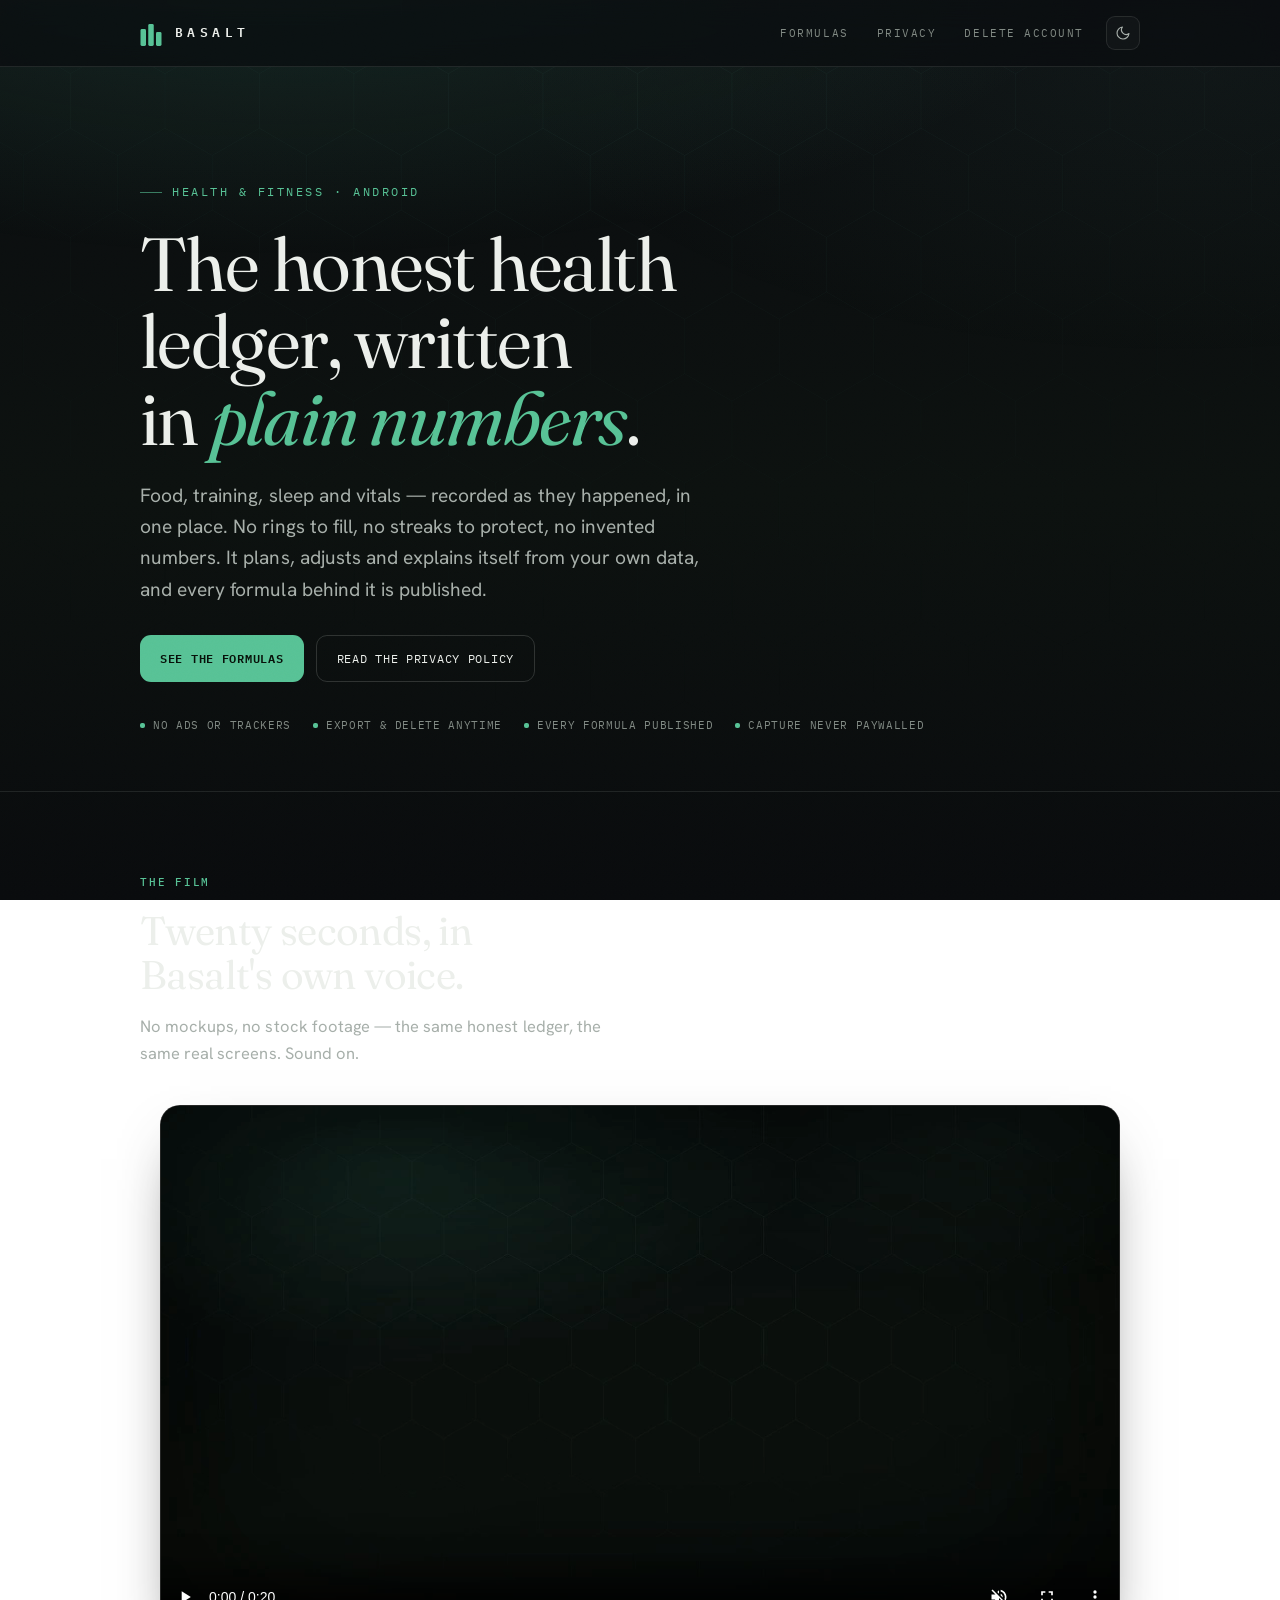
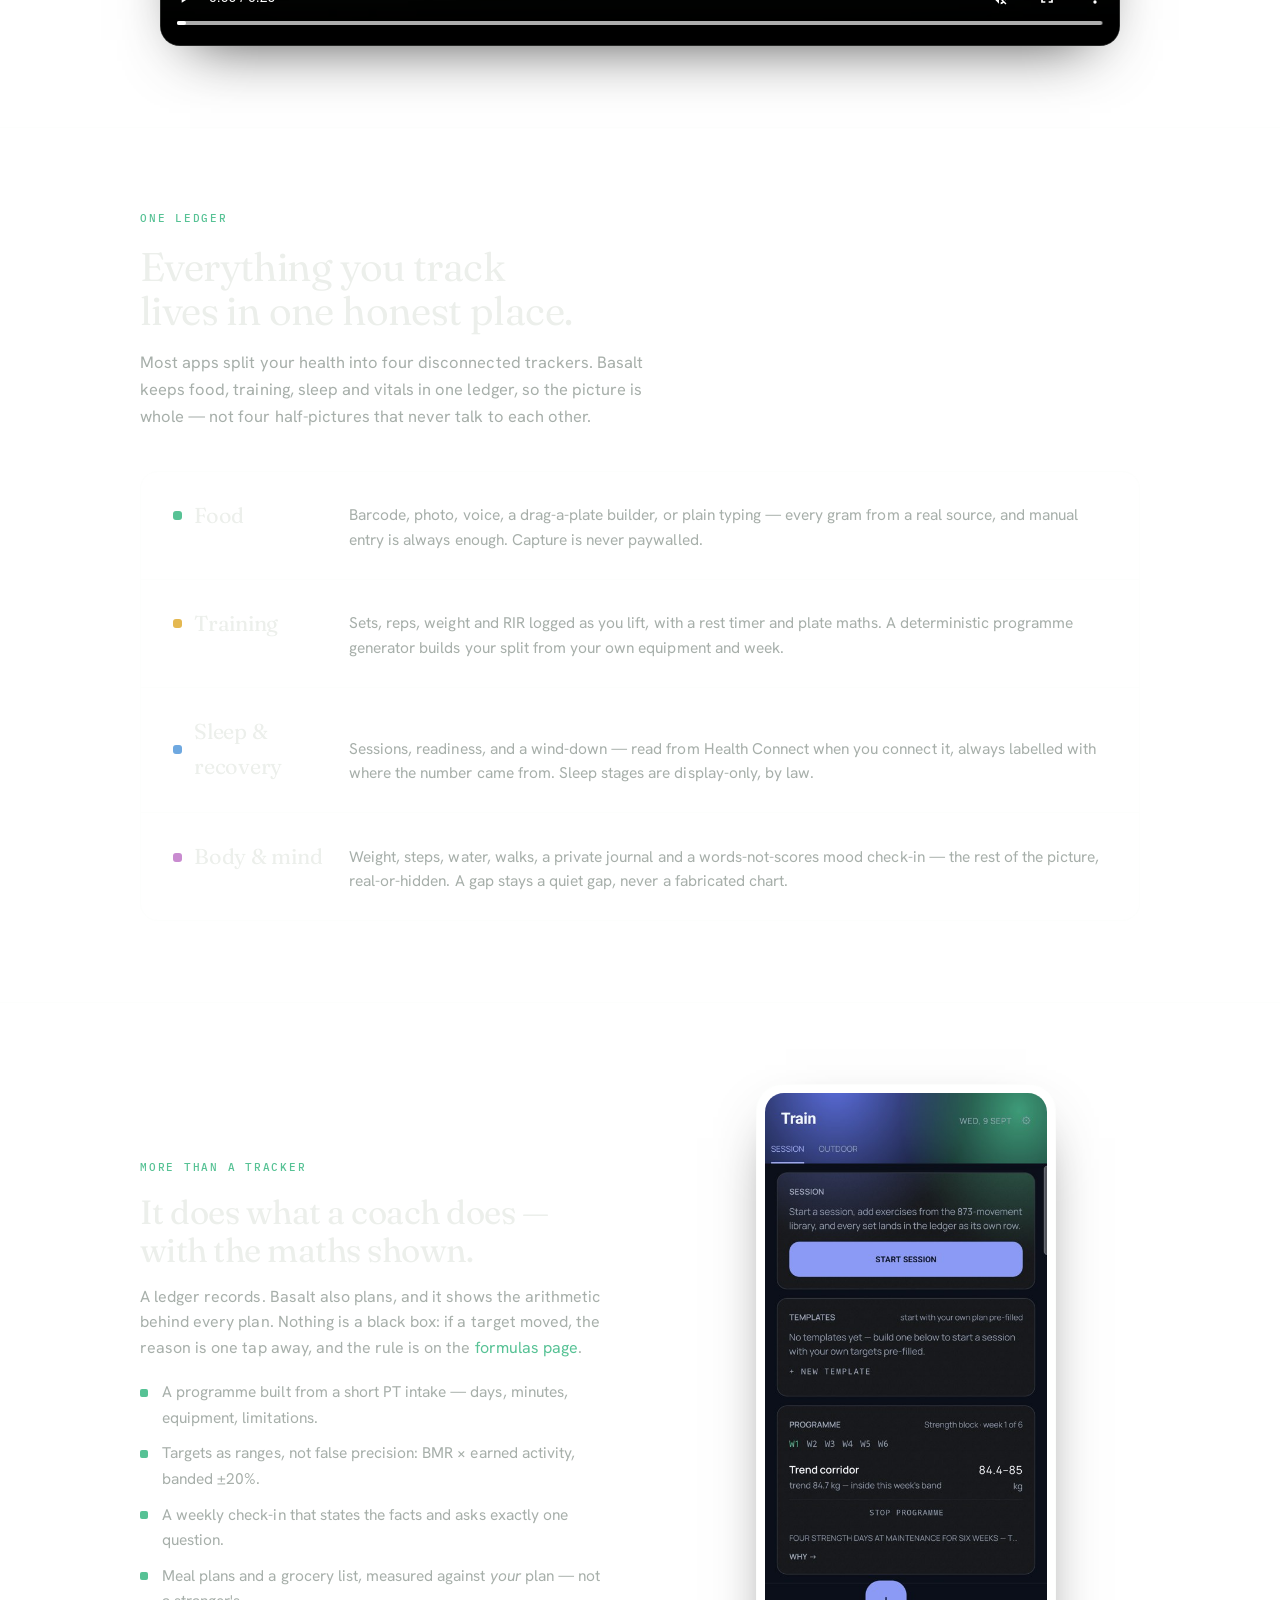
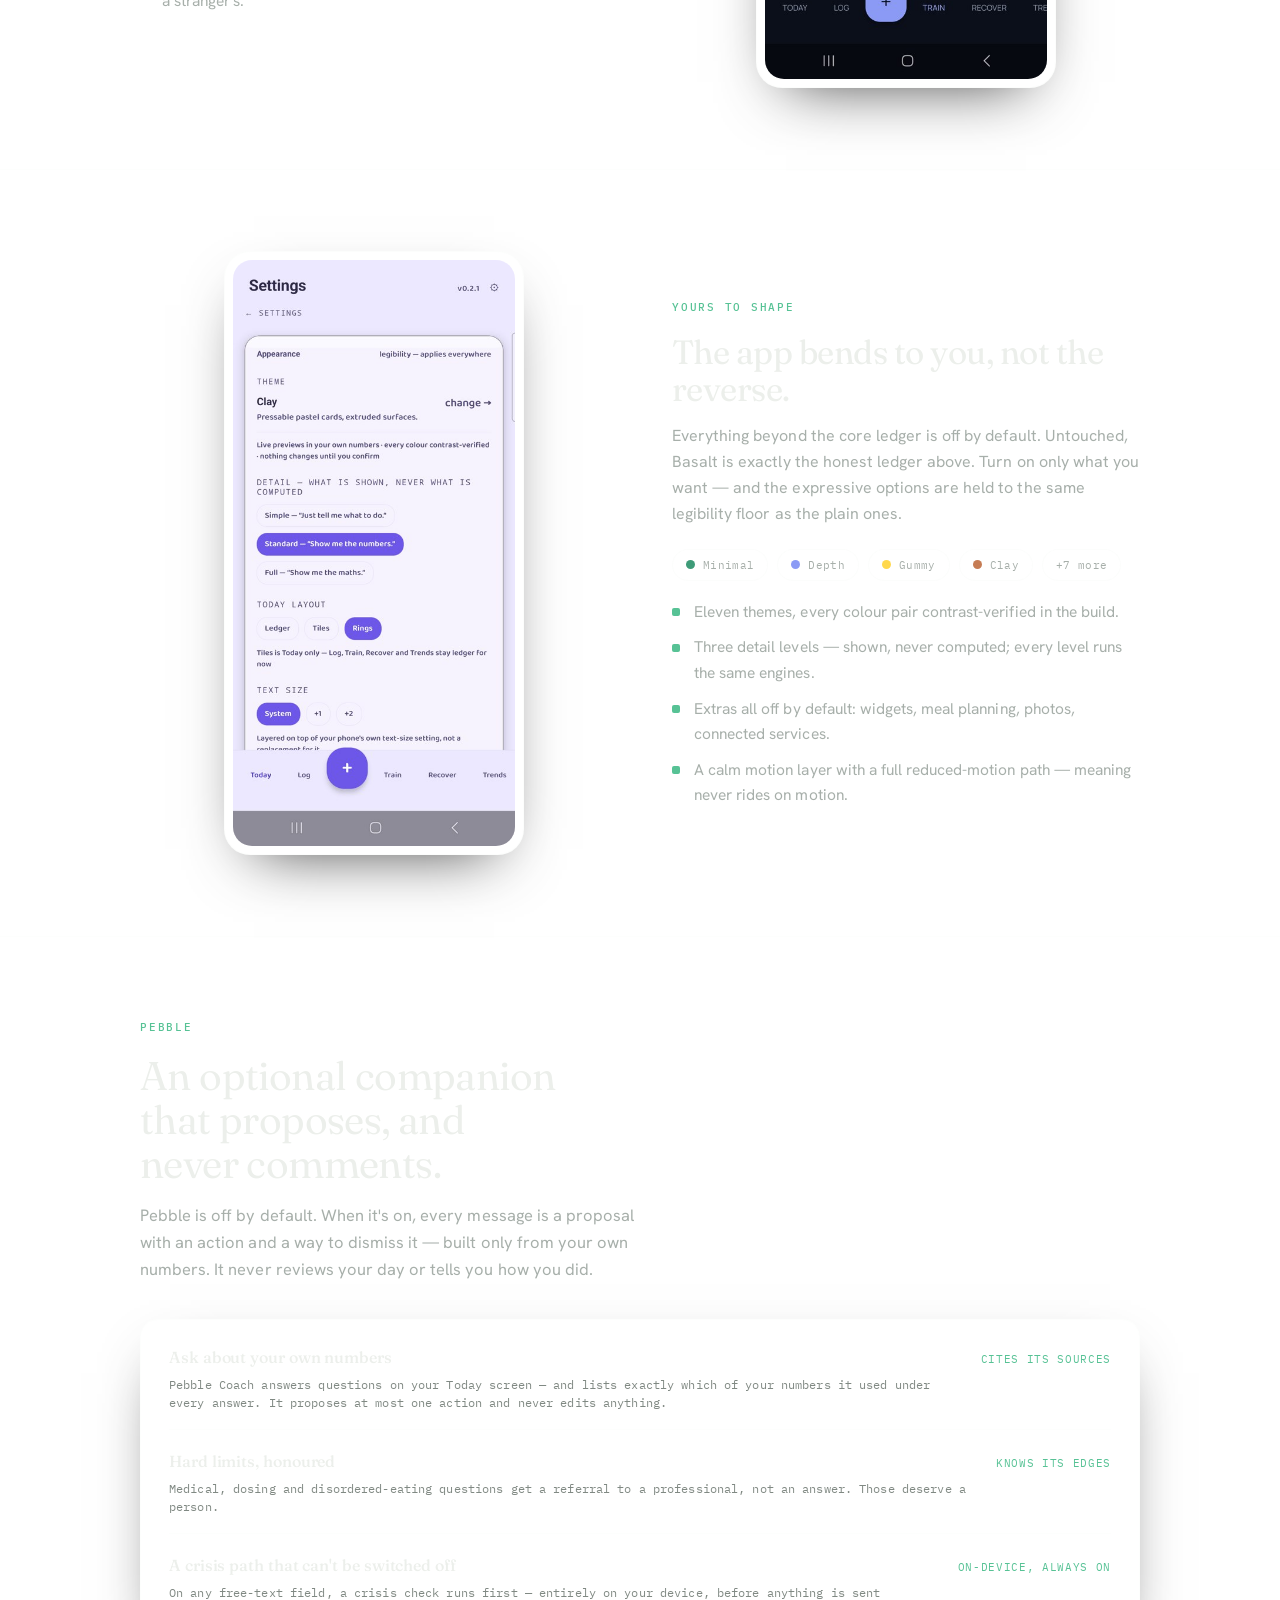
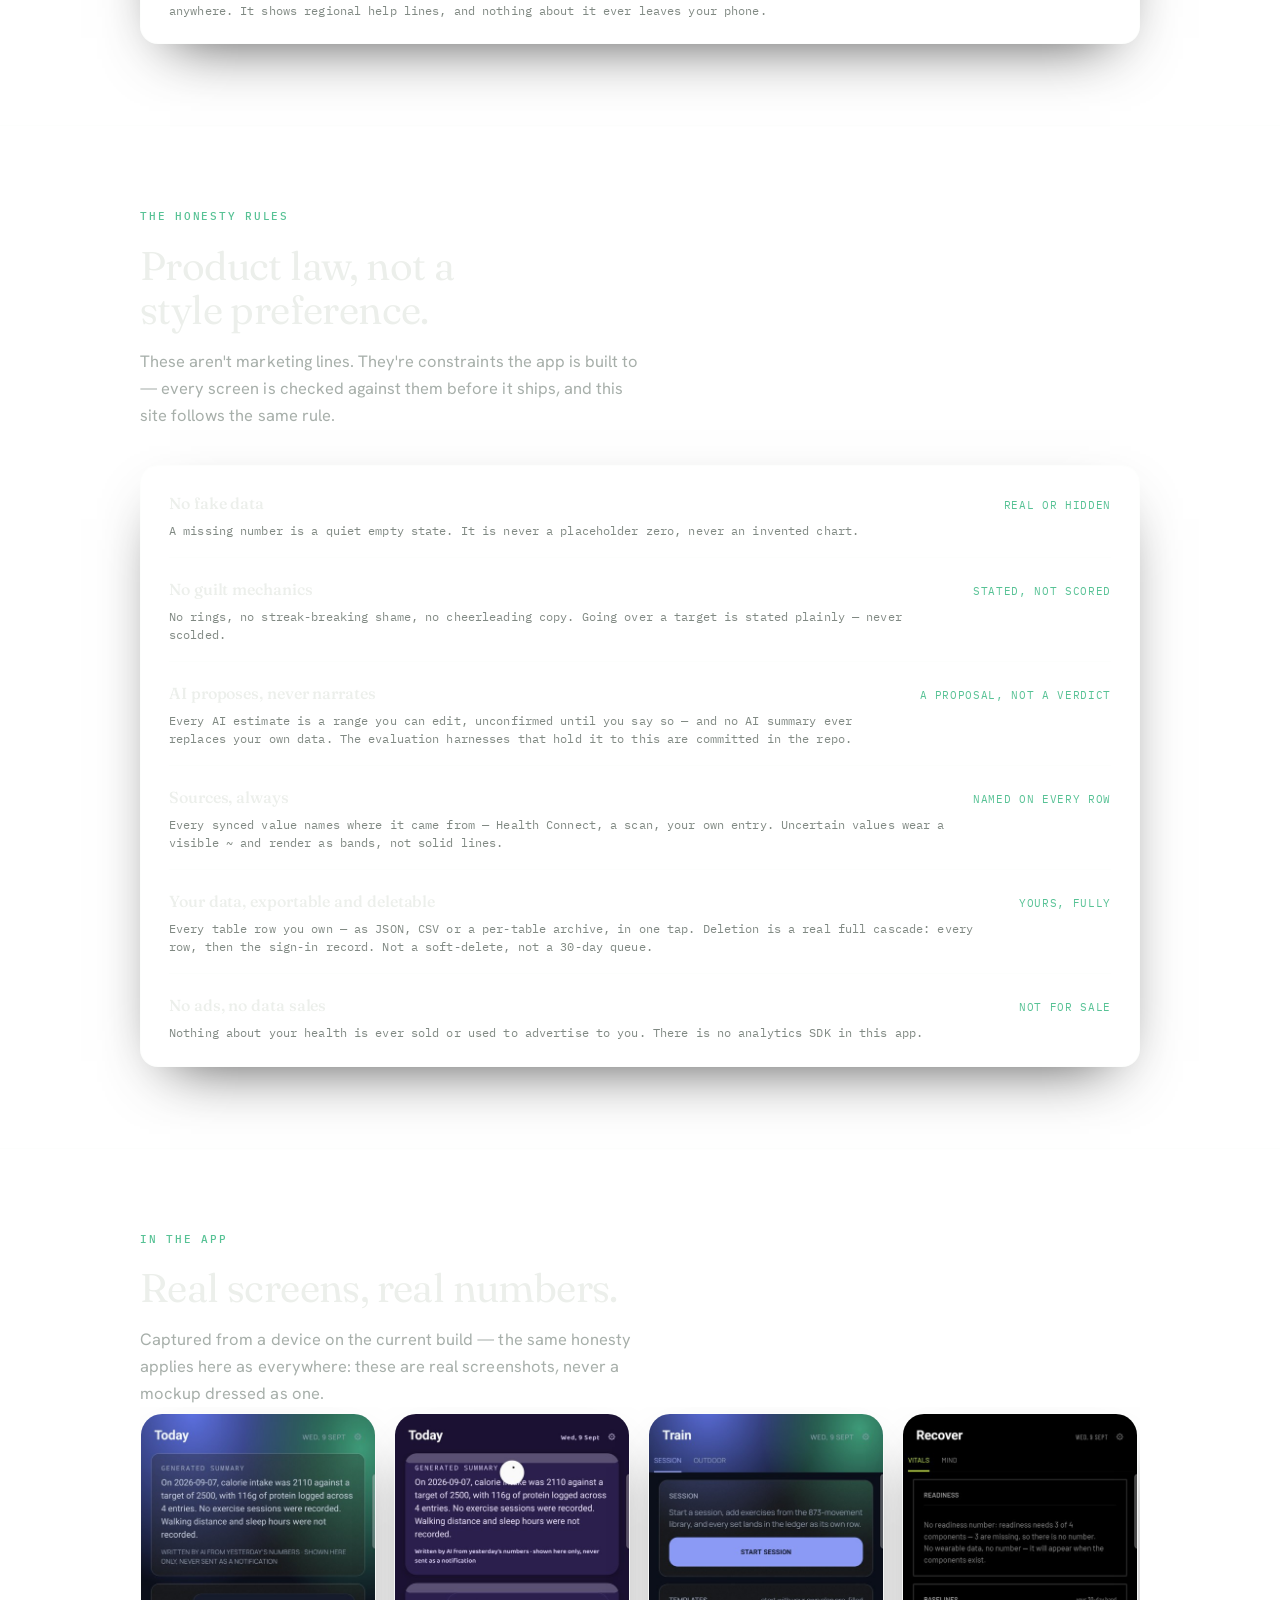
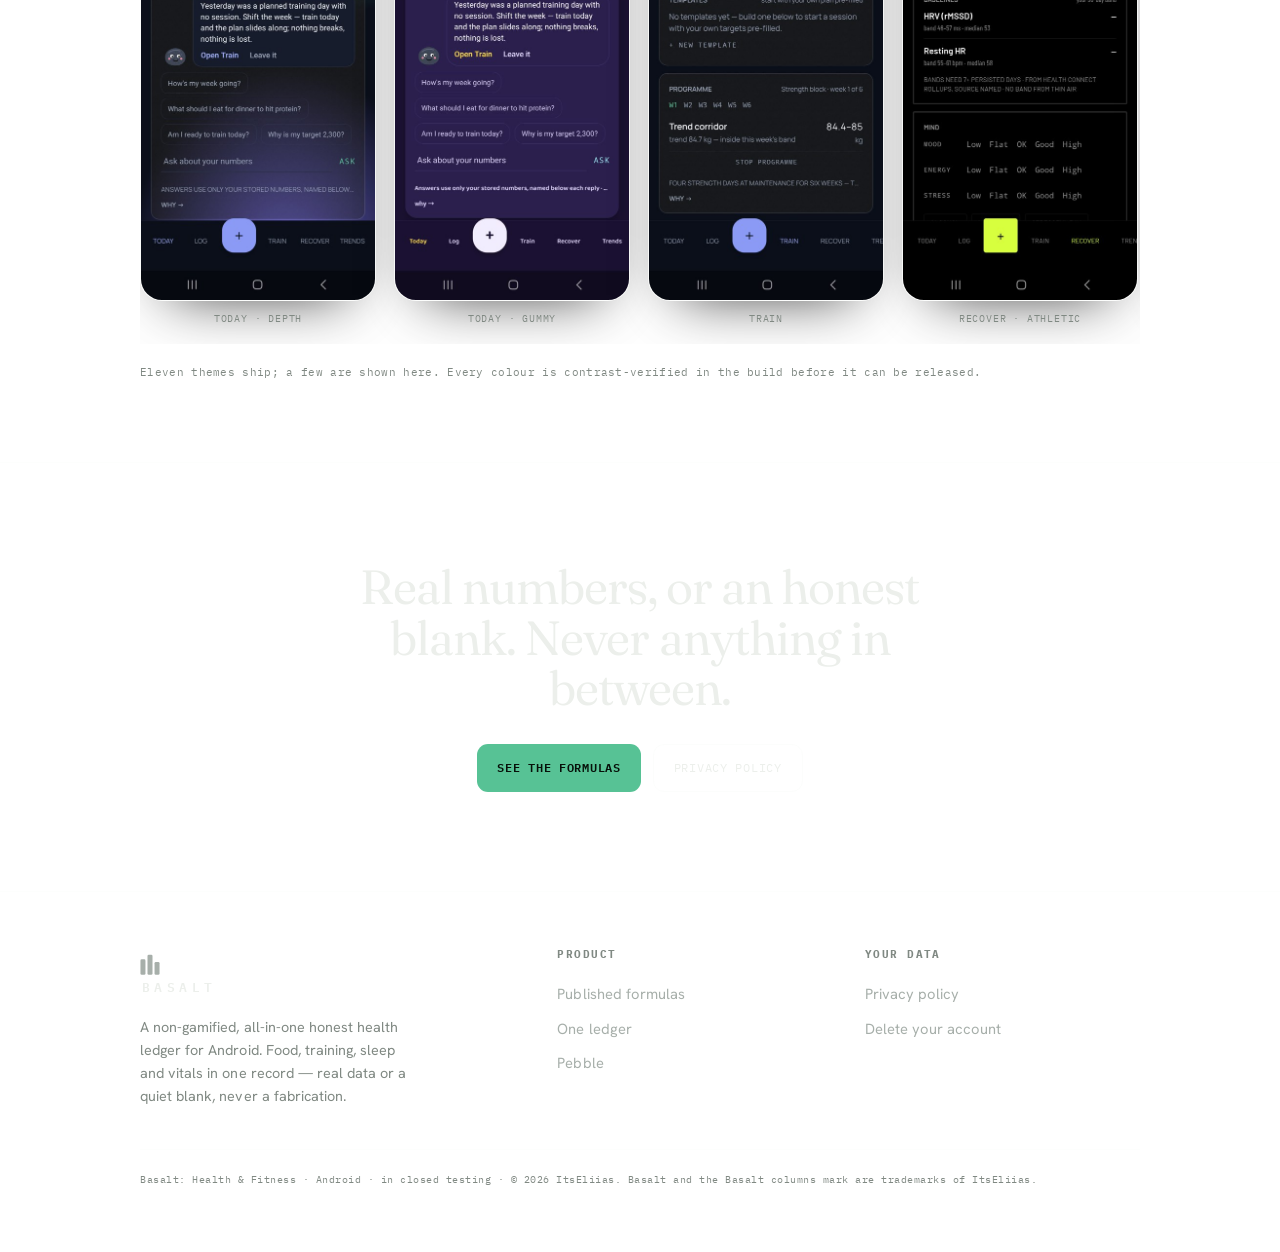
<file: index.html>
<!doctype html>
<html lang="en">
<head>
<meta charset="utf-8">
<meta name="viewport" content="width=device-width, initial-scale=1">
<title>Basalt — the honest health ledger</title>
<meta name="description" content="Basalt is a non-gamified health ledger: food, training, sleep and vitals in one honest record. Every formula published, AI proposes and never narrates, your data yours — exportable and deletable, always.">
<meta name="theme-color" content="#0A0C0F" media="(prefers-color-scheme: dark)">
<meta name="theme-color" content="#ECEAE3" media="(prefers-color-scheme: light)">
<meta property="og:title" content="Basalt — the honest health ledger">
<meta property="og:description" content="Food, training, sleep and vitals in one honest record. Every formula published. AI proposes, never narrates. Your data, exportable and deletable — always.">
<meta property="og:type" content="website">
<meta property="og:url" content="https://basalt.itseliias.com/">
<link rel="preconnect" href="https://fonts.googleapis.com">
<link rel="preconnect" href="https://fonts.gstatic.com" crossorigin>
<link href="https://fonts.googleapis.com/css2?family=Fraunces:ital,opsz,wght@0,9..144,300..500;1,9..144,300..460&family=Hanken+Grotesk:wght@400;500;600;700&family=IBM+Plex+Mono:wght@400;500;600&display=swap" rel="stylesheet">
<link rel="stylesheet" href="/style.css">
<script>(function(){try{var p=new URLSearchParams(location.search).get('theme');var t=p||localStorage.getItem('basalt-theme')||'dark';if(t!=='light'&&t!=='dark')t='dark';document.documentElement.setAttribute('data-theme',t);}catch(e){document.documentElement.setAttribute('data-theme','dark');}})();</script>
</head>
<body>

<div class="colonnade" aria-hidden="true"></div>

<header class="site">
  <div class="wrap">
    <a class="brand" href="/" aria-label="Basalt home">
      <svg width="22" height="26" viewBox="0 0 22 26" aria-hidden="true">
        <rect x="0.5" y="9" width="5.5" height="17" rx="1.4" fill="currentColor"/>
        <rect x="8.25" y="4" width="5.5" height="22" rx="1.4" fill="currentColor"/>
        <rect x="16" y="12" width="5.5" height="14" rx="1.4" fill="currentColor"/>
      </svg>
      <span class="wordmark">BASALT</span>
    </a>
    <nav class="site">
      <a href="/formulas/">Formulas</a>
      <a href="/privacy/">Privacy</a>
      <a href="/delete-account/" class="keeplabel">Delete account</a>
      <button class="theme-toggle" aria-label="Toggle light and dark theme" title="Toggle theme">
        <svg class="moon" viewBox="0 0 24 24" fill="none" stroke="currentColor" stroke-width="1.7" stroke-linecap="round" stroke-linejoin="round"><path d="M21 12.8A9 9 0 1 1 11.2 3 7 7 0 0 0 21 12.8z"/></svg>
        <svg class="sun" viewBox="0 0 24 24" fill="none" stroke="currentColor" stroke-width="1.7" stroke-linecap="round" stroke-linejoin="round"><circle cx="12" cy="12" r="4.2"/><path d="M12 2v2M12 20v2M4.9 4.9l1.4 1.4M17.7 17.7l1.4 1.4M2 12h2M20 12h2M4.9 19.1l1.4-1.4M17.7 6.3l1.4-1.4"/></svg>
      </button>
    </nav>
  </div>
</header>

<main>
  <section class="hero">
    <div class="wrap">
      <div class="eyebrow rise d1">Health &amp; Fitness · Android</div>
      <h1 class="rise d2">The honest health ledger, written in <em>plain numbers</em>.</h1>
      <p class="lede rise d3">
        Food, training, sleep and vitals — recorded as they happened, in one place. No rings to
        fill, no streaks to protect, no invented numbers. It plans, adjusts and explains itself
        from your own data, and every formula behind it is published.
      </p>
      <div class="btns rise d4">
        <a class="btn primary" href="/formulas/">See the formulas</a>
        <a class="btn ghost" href="/privacy/">Read the privacy policy</a>
      </div>
      <div class="trust rise d5">
        <span>No ads or trackers</span>
        <span>Export &amp; delete anytime</span>
        <span>Every formula published</span>
        <span>Capture never paywalled</span>
      </div>
    </div>
  </section>

  <section class="section film reveal">
    <div class="wrap">
      <div class="microlabel">The film</div>
      <h2>Twenty seconds, in Basalt's own voice.</h2>
      <p class="intro">
        No mockups, no stock footage — the same honest ledger, the same real screens. Sound on.
      </p>
      <figure class="filmframe">
        <video id="film" poster="/media/brag-poster.jpg" preload="metadata"
               muted loop playsinline controls
               aria-label="Basalt launch film — 20 seconds">
          <source src="/media/brag.webm" type="video/webm">
          <source src="/media/brag.mp4" type="video/mp4">
        </video>
      </figure>
    </div>
  </section>

  <section class="section reveal">
    <div class="wrap">
      <div class="microlabel">One ledger</div>
      <h2>Everything you track lives in one honest place.</h2>
      <p class="intro">
        Most apps split your health into four disconnected trackers. Basalt keeps food, training,
        sleep and vitals in one ledger, so the picture is whole — not four half-pictures that never
        talk to each other.
      </p>
      <div class="strata">
        <div class="stratum">
          <h3><span class="dot" style="background:#57C295"></span>Food</h3>
          <p>Barcode, photo, voice, a drag-a-plate builder, or plain typing — every gram from a
          real source, and manual entry is always enough. Capture is never paywalled.</p>
        </div>
        <div class="stratum">
          <h3><span class="dot" style="background:#E4B851"></span>Training</h3>
          <p>Sets, reps, weight and RIR logged as you lift, with a rest timer and plate maths.
          A deterministic programme generator builds your split from your own equipment and week.</p>
        </div>
        <div class="stratum">
          <h3><span class="dot" style="background:#6EA8E0"></span>Sleep &amp; recovery</h3>
          <p>Sessions, readiness, and a wind-down — read from Health Connect when you connect it,
          always labelled with where the number came from. Sleep stages are display-only, by law.</p>
        </div>
        <div class="stratum">
          <h3><span class="dot" style="background:#C98BD0"></span>Body &amp; mind</h3>
          <p>Weight, steps, water, walks, a private journal and a words-not-scores mood check-in —
          the rest of the picture, real-or-hidden. A gap stays a quiet gap, never a fabricated chart.</p>
        </div>
      </div>
    </div>
  </section>

  <section class="section reveal">
    <div class="wrap">
      <div class="spotlight">
        <div class="stext">
          <div class="microlabel">More than a tracker</div>
          <h3>It does what a coach does — with the maths shown.</h3>
          <p>A ledger records. Basalt also plans, and it shows the arithmetic behind every plan.
          Nothing is a black box: if a target moved, the reason is one tap away, and the rule is on
          the <a href="/formulas/">formulas page</a>.</p>
          <ul>
            <li>A programme built from a short PT intake — days, minutes, equipment, limitations.</li>
            <li>Targets as ranges, not false precision: BMR × earned activity, banded ±20%.</li>
            <li>A weekly check-in that states the facts and asks exactly one question.</li>
            <li>Meal plans and a grocery list, measured against <em>your</em> plan — not a stranger's.</li>
          </ul>
        </div>
        <div class="svisual">
          <div class="phone"><img src="/shots/train-depth.jpg" alt="The Train screen — sets, reps, RIR and a rest timer" loading="lazy"></div>
        </div>
      </div>
    </div>
  </section>

  <section class="section reveal">
    <div class="wrap">
      <div class="spotlight flip">
        <div class="stext">
          <div class="microlabel">Yours to shape</div>
          <h3>The app bends to you, not the reverse.</h3>
          <p>Everything beyond the core ledger is off by default. Untouched, Basalt is exactly the
          honest ledger above. Turn on only what you want — and the expressive options are held to
          the same legibility floor as the plain ones.</p>
          <div class="swatches">
            <span class="swatch"><b style="background:#3E9B78"></b>Minimal</span>
            <span class="swatch"><b style="background:#8B9BF5"></b>Depth</span>
            <span class="swatch"><b style="background:#FFD84D"></b>Gummy</span>
            <span class="swatch"><b style="background:#C67C54"></b>Clay</span>
            <span class="swatch">+7 more</span>
          </div>
          <ul>
            <li>Eleven themes, every colour pair contrast-verified in the build.</li>
            <li>Three detail levels — shown, never computed; every level runs the same engines.</li>
            <li>Extras all off by default: widgets, meal planning, photos, connected services.</li>
            <li>A calm motion layer with a full reduced-motion path — meaning never rides on motion.</li>
          </ul>
        </div>
        <div class="svisual">
          <div class="phone"><img src="/shots/themes-clay.jpg" alt="Appearance settings — themes and detail levels in the Clay theme" loading="lazy"></div>
        </div>
      </div>
    </div>
  </section>

  <section class="section reveal">
    <div class="wrap">
      <div class="microlabel">Pebble</div>
      <h2>An optional companion that proposes, and never comments.</h2>
      <p class="intro">
        Pebble is off by default. When it's on, every message is a proposal with an action and a way
        to dismiss it — built only from your own numbers. It never reviews your day or tells you how
        you did.
      </p>
      <div class="receipt">
        <div class="rrow">
          <div class="l"><div class="n">Ask about your own numbers</div><div class="m">Pebble Coach answers questions on your Today screen — and lists exactly which of your numbers it used under every answer. It proposes at most one action and never edits anything.</div></div>
          <div class="r">Cites its sources</div>
        </div>
        <div class="rrow">
          <div class="l"><div class="n">Hard limits, honoured</div><div class="m">Medical, dosing and disordered-eating questions get a referral to a professional, not an answer. Those deserve a person.</div></div>
          <div class="r">Knows its edges</div>
        </div>
        <div class="rrow">
          <div class="l"><div class="n">A crisis path that can't be switched off</div><div class="m">On any free-text field, a crisis check runs first — entirely on your device, before anything is sent anywhere. It shows regional help lines, and nothing about it ever leaves your phone.</div></div>
          <div class="r">On-device, always on</div>
        </div>
      </div>
    </div>
  </section>

  <section class="section reveal">
    <div class="wrap">
      <div class="microlabel">The honesty rules</div>
      <h2>Product law, not a style preference.</h2>
      <p class="intro">
        These aren't marketing lines. They're constraints the app is built to — every screen is
        checked against them before it ships, and this site follows the same rule.
      </p>
      <div class="receipt">
        <div class="rrow">
          <div class="l"><div class="n">No fake data</div><div class="m">A missing number is a quiet empty state. It is never a placeholder zero, never an invented chart.</div></div>
          <div class="r">Real or hidden</div>
        </div>
        <div class="rrow">
          <div class="l"><div class="n">No guilt mechanics</div><div class="m">No rings, no streak-breaking shame, no cheerleading copy. Going over a target is stated plainly — never scolded.</div></div>
          <div class="r">Stated, not scored</div>
        </div>
        <div class="rrow">
          <div class="l"><div class="n">AI proposes, never narrates</div><div class="m">Every AI estimate is a range you can edit, unconfirmed until you say so — and no AI summary ever replaces your own data. The evaluation harnesses that hold it to this are committed in the repo.</div></div>
          <div class="r">A proposal, not a verdict</div>
        </div>
        <div class="rrow">
          <div class="l"><div class="n">Sources, always</div><div class="m">Every synced value names where it came from — Health Connect, a scan, your own entry. Uncertain values wear a visible ~ and render as bands, not solid lines.</div></div>
          <div class="r">Named on every row</div>
        </div>
        <div class="rrow">
          <div class="l"><div class="n">Your data, exportable and deletable</div><div class="m">Every table row you own — as JSON, CSV or a per-table archive, in one tap. Deletion is a real full cascade: every row, then the sign-in record. Not a soft-delete, not a 30-day queue.</div></div>
          <div class="r">Yours, fully</div>
        </div>
        <div class="rrow">
          <div class="l"><div class="n">No ads, no data sales</div><div class="m">Nothing about your health is ever sold or used to advertise to you. There is no analytics SDK in this app.</div></div>
          <div class="r">Not for sale</div>
        </div>
      </div>
    </div>
  </section>

  <section class="section reveal">
    <div class="wrap">
      <div class="microlabel">In the app</div>
      <h2>Real screens, real numbers.</h2>
      <p class="intro">
        Captured from a device on the current build — the same honesty applies here as everywhere:
        these are real screenshots, never a mockup dressed as one.
      </p>
      <div class="shots">
        <figure><img src="/shots/depth-today.jpg" alt="Today in the Depth theme — energy narrative, Pebble, and the Ask field" loading="lazy"><figcaption>Today · Depth</figcaption></figure>
        <figure><img src="/shots/today-gummy.jpg" alt="Today in the Gummy theme" loading="lazy"><figcaption>Today · Gummy</figcaption></figure>
        <figure><img src="/shots/train-depth.jpg" alt="Train screen" loading="lazy"><figcaption>Train</figcaption></figure>
        <figure><img src="/shots/recover-athletic.jpg" alt="Recover screen in the Athletic theme" loading="lazy"><figcaption>Recover · Athletic</figcaption></figure>
        <figure><img src="/shots/themes-clay.jpg" alt="Appearance settings — themes and detail levels" loading="lazy"><figcaption>Appearance · Clay</figcaption></figure>
      </div>
      <p class="srcnote">Eleven themes ship; a few are shown here. Every colour is contrast-verified in
      the build before it can be released.</p>
    </div>
  </section>

  <section class="cta-band reveal">
    <div class="wrap">
      <h2>Real numbers, or an honest blank. Never anything in between.</h2>
      <div class="btns">
        <a class="btn primary" href="/formulas/">See the formulas</a>
        <a class="btn ghost" href="/privacy/">Privacy policy</a>
      </div>
    </div>
  </section>
</main>

<footer class="site">
  <div class="wrap">
    <div class="cols">
      <div class="col about">
        <a class="brand" href="/" aria-label="Basalt home">
          <svg width="20" height="24" viewBox="0 0 22 26" aria-hidden="true">
            <rect x="0.5" y="9" width="5.5" height="17" rx="1.4" fill="currentColor"/>
            <rect x="8.25" y="4" width="5.5" height="22" rx="1.4" fill="currentColor"/>
            <rect x="16" y="12" width="5.5" height="14" rx="1.4" fill="currentColor"/>
          </svg>
          <span class="wordmark">BASALT</span>
        </a>
        <p>A non-gamified, all-in-one honest health ledger for Android. Food, training, sleep and
        vitals in one record — real data or a quiet blank, never a fabrication.</p>
      </div>
      <div class="col">
        <h4>Product</h4>
        <a href="/formulas/">Published formulas</a>
        <a href="/#">One ledger</a>
        <a href="/#">Pebble</a>
      </div>
      <div class="col">
        <h4>Your data</h4>
        <a href="/privacy/">Privacy policy</a>
        <a href="/delete-account/">Delete your account</a>
      </div>
    </div>
    <div class="copy">Basalt: Health &amp; Fitness · Android · in closed testing · © 2026 ItsEliias. Basalt and the Basalt columns mark are trademarks of ItsEliias.</div>
  </div>
</footer>

<script src="/site.js" defer></script>
</body>
</html>
</file>
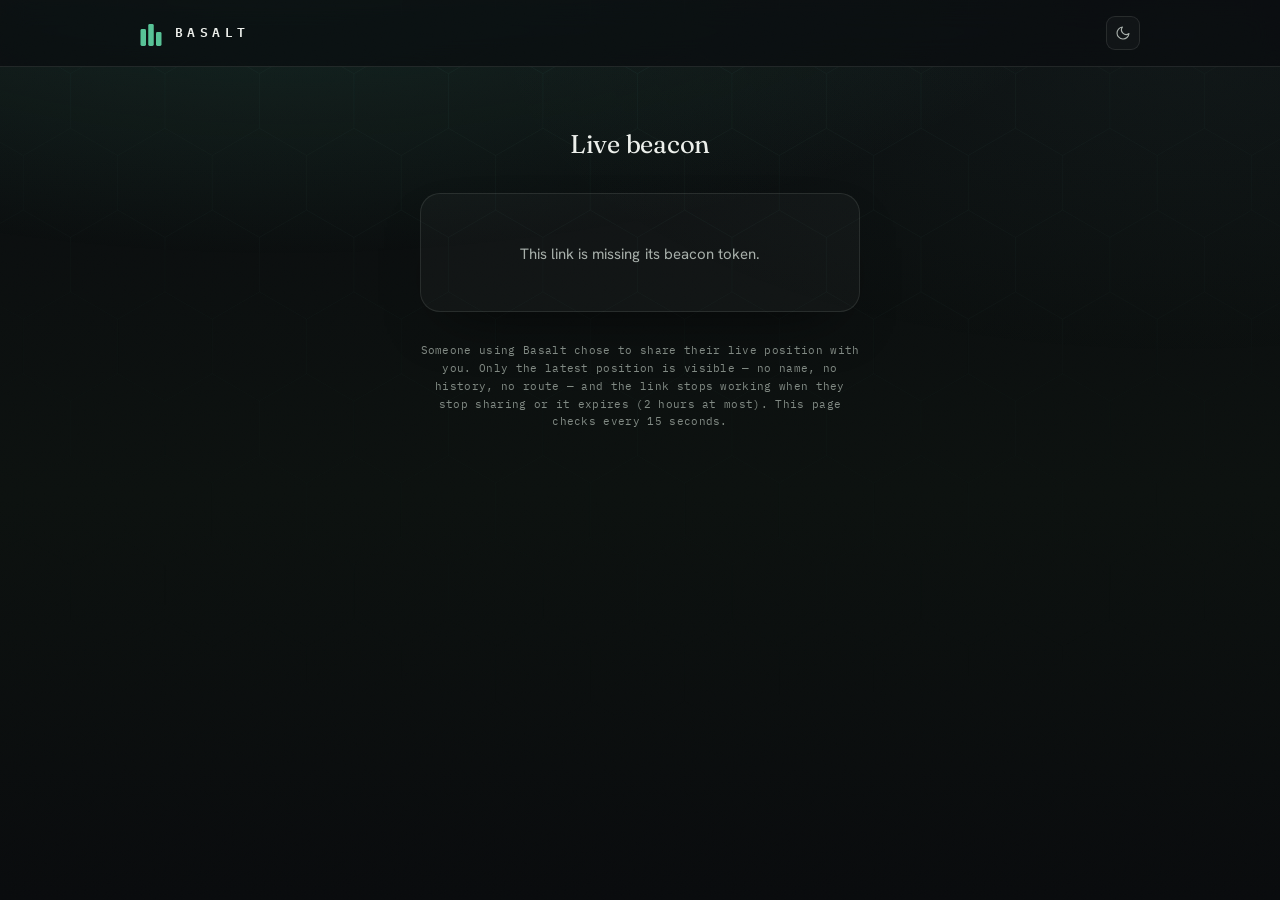
<file: beacon/index.html>
<!doctype html>
<html lang="en">
<head>
<meta charset="utf-8">
<meta name="viewport" content="width=device-width, initial-scale=1">
<meta name="robots" content="noindex">
<title>Basalt — Live beacon</title>
<meta name="theme-color" content="#0A0C0F" media="(prefers-color-scheme: dark)">
<meta name="theme-color" content="#ECEAE3" media="(prefers-color-scheme: light)">
<link rel="preconnect" href="https://fonts.googleapis.com">
<link rel="preconnect" href="https://fonts.gstatic.com" crossorigin>
<link href="https://fonts.googleapis.com/css2?family=Fraunces:ital,opsz,wght@0,9..144,300..500;1,9..144,300..460&family=Hanken+Grotesk:wght@400;500;600;700&family=IBM+Plex+Mono:wght@400;500;600&display=swap" rel="stylesheet">
<link rel="stylesheet" href="/style.css">
<script>(function(){try{var p=new URLSearchParams(location.search).get('theme');var t=p||localStorage.getItem('basalt-theme')||'dark';if(t!=='light'&&t!=='dark')t='dark';document.documentElement.setAttribute('data-theme',t);}catch(e){document.documentElement.setAttribute('data-theme','dark');}})();</script>
<style>
  .beacon-wrap { max-width: 480px; margin: 0 auto; padding: 56px 20px 80px; text-align: center; }
  .beacon-card {
    border: 1px solid var(--hairline); border-radius: 20px; background: var(--card);
    box-shadow: var(--shadow); padding: 40px 28px 34px; margin-top: 28px;
  }
  .pulse {
    width: 11px; height: 11px; border-radius: 50%; background: var(--accent);
    margin: 0 auto 18px; box-shadow: 0 0 0 0 var(--glow); animation: pulse 1.6s ease-in-out infinite;
  }
  @keyframes pulse { 0%,100% { opacity: 1; box-shadow: 0 0 0 0 var(--glow); } 50% { opacity: .35; box-shadow: 0 0 0 9px transparent; } }
  .beacon-wrap h1 { font-family: var(--display); font-weight: 400; color: var(--ink); font-size: 1.6rem; letter-spacing: -0.01em; margin-bottom: 6px; }
  .coords { font-family: var(--mono); font-size: 22px; color: var(--ink); font-variant-numeric: tabular-nums; margin-top: 6px; }
  .meta { font-family: var(--mono); font-size: 11px; color: var(--ink-faint); margin-top: 10px; letter-spacing: .06em; }
  .state { font-size: 15px; color: var(--ink-dim); margin-top: 8px; }
  .maplink { display: inline-block; margin-top: 22px; font-family: var(--mono); font-size: 11px;
    letter-spacing: .08em; text-transform: uppercase; border: 1px solid var(--hairline-strong);
    border-radius: 9px; padding: 11px 17px; color: var(--ink); }
  .maplink:hover { border-color: var(--accent); color: var(--accent); }
  .beacon-note { font-family: var(--mono); font-size: 10.5px; color: var(--ink-faint); margin-top: 30px; line-height: 1.7; letter-spacing: .03em; }
</style>
</head>
<body>

<div class="colonnade" aria-hidden="true"></div>

<header class="site">
  <div class="wrap">
    <a class="brand" href="/" aria-label="Basalt home">
      <svg width="22" height="26" viewBox="0 0 22 26" aria-hidden="true">
        <rect x="0.5" y="9" width="5.5" height="17" rx="1.4" fill="currentColor"/>
        <rect x="8.25" y="4" width="5.5" height="22" rx="1.4" fill="currentColor"/>
        <rect x="16" y="12" width="5.5" height="14" rx="1.4" fill="currentColor"/>
      </svg>
      <span class="wordmark">BASALT</span>
    </a>
    <nav class="site">
      <button class="theme-toggle" aria-label="Toggle light and dark theme" title="Toggle theme">
        <svg class="moon" viewBox="0 0 24 24" fill="none" stroke="currentColor" stroke-width="1.7" stroke-linecap="round" stroke-linejoin="round"><path d="M21 12.8A9 9 0 1 1 11.2 3 7 7 0 0 0 21 12.8z"/></svg>
        <svg class="sun" viewBox="0 0 24 24" fill="none" stroke="currentColor" stroke-width="1.7" stroke-linecap="round" stroke-linejoin="round"><circle cx="12" cy="12" r="4.2"/><path d="M12 2v2M12 20v2M4.9 4.9l1.4 1.4M17.7 17.7l1.4 1.4M2 12h2M20 12h2M4.9 19.1l1.4-1.4M17.7 6.3l1.4-1.4"/></svg>
      </button>
    </nav>
  </div>
</header>

<main class="beacon-wrap">
  <h1>Live beacon</h1>
  <div class="beacon-card">
    <div id="pulse" class="pulse" style="display:none"></div>
    <div id="state" class="state">Checking…</div>
    <div id="coords" class="coords"></div>
    <div id="meta" class="meta"></div>
    <a id="maplink" class="maplink" style="display:none" target="_blank" rel="noopener">Open in OpenStreetMap</a>
  </div>
  <div class="beacon-note">
    Someone using Basalt chose to share their live position with you. Only the latest position is
    visible — no name, no history, no route — and the link stops working when they stop sharing or
    it expires (2 hours at most). This page checks every 15 seconds.
  </div>
</main>

<script>
  const token = (location.hash || '').replace('#', '').trim();
  const el = (id) => document.getElementById(id);
  const API = 'https://ezsrwwfieihelfekgclz.supabase.co/functions/v1/beacon?token=';

  async function poll() {
    if (!/^[0-9a-f-]{36}$/i.test(token)) {
      el('state').textContent = 'This link is missing its beacon token.';
      return;
    }
    try {
      const res = await fetch(API + token);
      const data = await res.json();
      if (!data.active) {
        el('pulse').style.display = 'none';
        el('coords').textContent = '';
        el('meta').textContent = '';
        el('maplink').style.display = 'none';
        el('state').textContent =
          data.reason === 'ended' ? 'Sharing has ended.' :
          data.reason === 'expired' ? 'This beacon expired.' :
          'No beacon exists for this link.';
        return;
      }
      el('pulse').style.display = 'block';
      if (!data.position) {
        el('state').textContent = 'Active — waiting for the first position…';
        return;
      }
      const p = data.position;
      el('state').textContent = 'Sharing live';
      el('coords').textContent = `${p.lat.toFixed(5)}, ${p.lng.toFixed(5)}`;
      const ago = Math.max(0, Math.round((Date.now() - Date.parse(p.updatedAt)) / 1000));
      el('meta').textContent = `±${Math.round(p.accuracyM || 0)} m · updated ${ago}s ago`;
      const link = el('maplink');
      link.href = `https://www.openstreetmap.org/?mlat=${p.lat}&mlon=${p.lng}#map=16/${p.lat}/${p.lng}`;
      link.style.display = 'inline-block';
    } catch {
      el('state').textContent = 'Could not reach the beacon — retrying…';
    }
  }
  poll();
  setInterval(poll, 15000);
</script>

<script src="/site.js" defer></script>
</body>
</html>
</file>
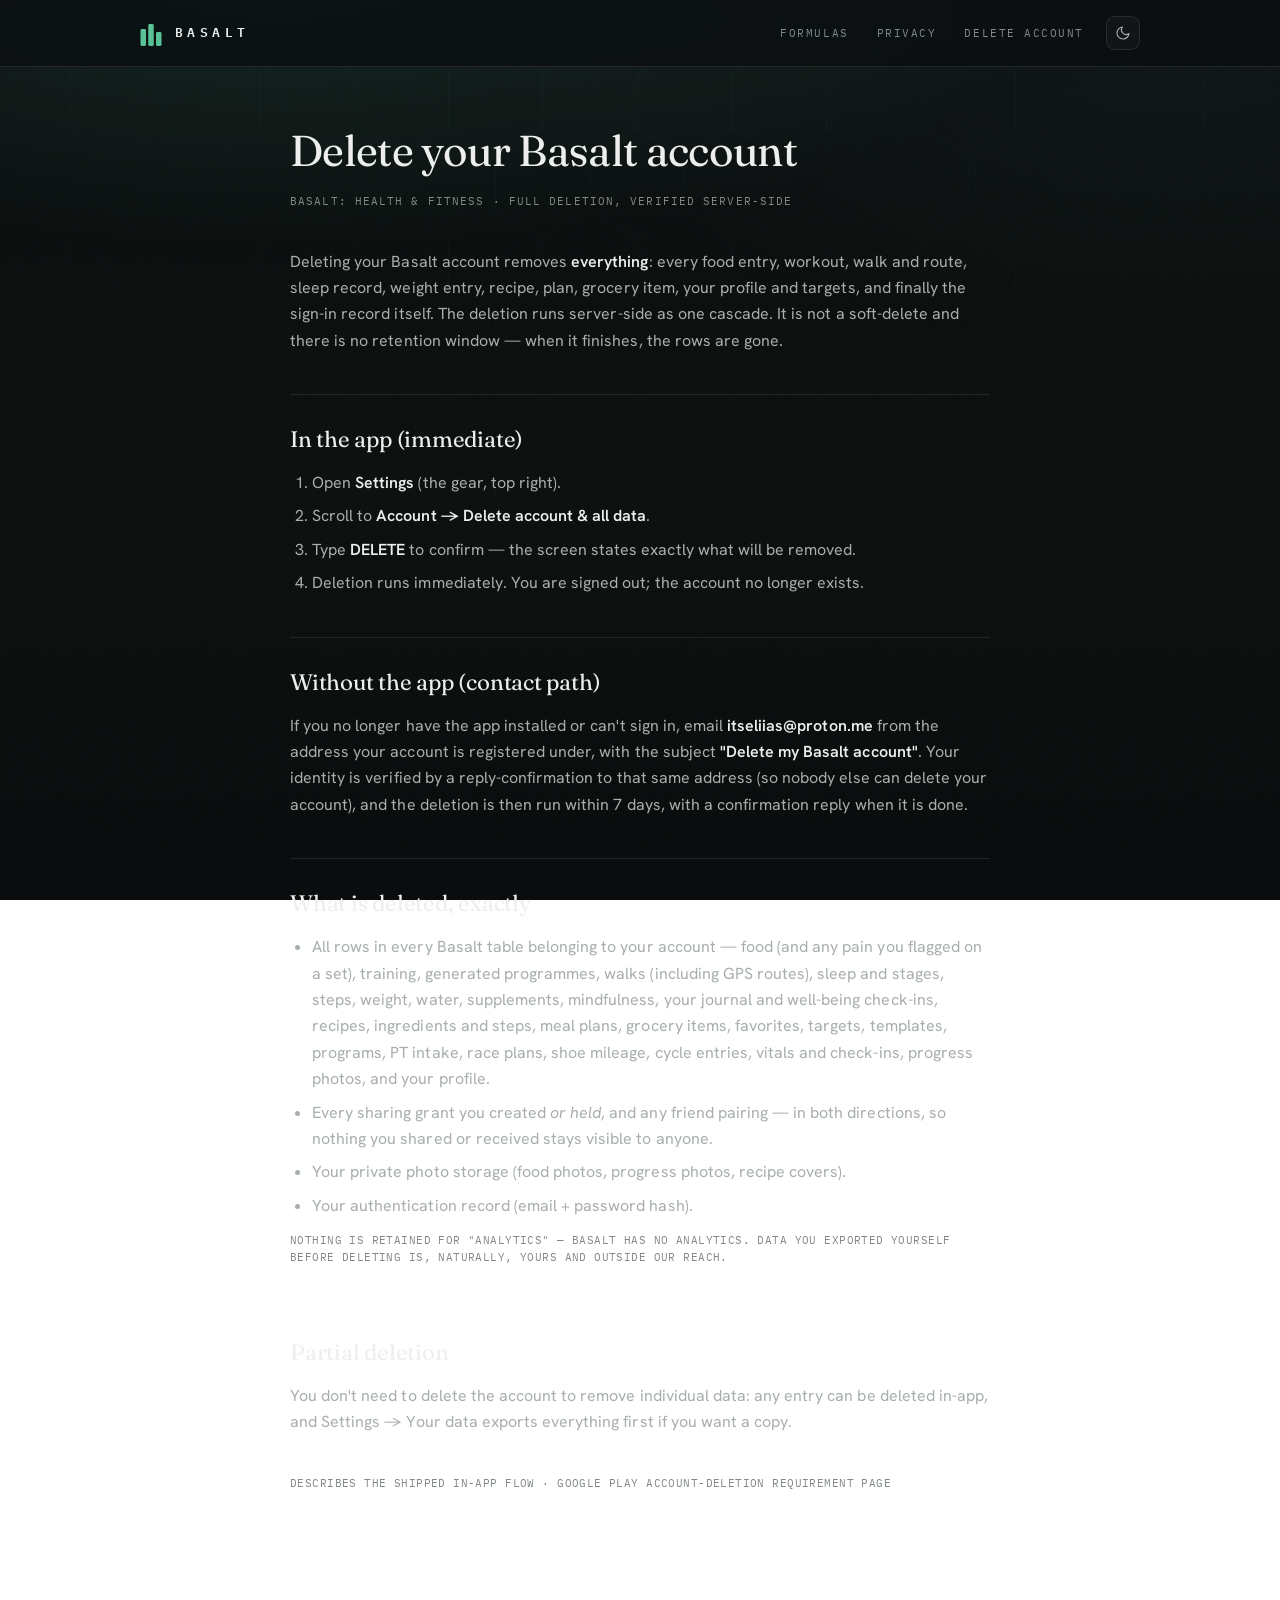
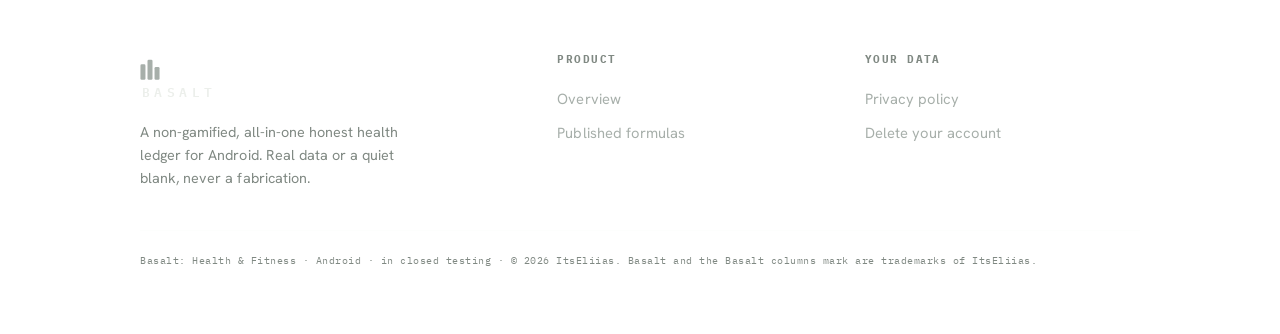
<file: delete-account/index.html>
<!doctype html>
<html lang="en">
<head>
<meta charset="utf-8">
<meta name="viewport" content="width=device-width, initial-scale=1">
<title>Basalt — Delete Your Account</title>
<meta name="theme-color" content="#0A0C0F" media="(prefers-color-scheme: dark)">
<meta name="theme-color" content="#ECEAE3" media="(prefers-color-scheme: light)">
<link rel="preconnect" href="https://fonts.googleapis.com">
<link rel="preconnect" href="https://fonts.gstatic.com" crossorigin>
<link href="https://fonts.googleapis.com/css2?family=Fraunces:ital,opsz,wght@0,9..144,300..500;1,9..144,300..460&family=Hanken+Grotesk:wght@400;500;600;700&family=IBM+Plex+Mono:wght@400;500;600&display=swap" rel="stylesheet">
<link rel="stylesheet" href="/style.css">
<script>(function(){try{var p=new URLSearchParams(location.search).get('theme');var t=p||localStorage.getItem('basalt-theme')||'dark';if(t!=='light'&&t!=='dark')t='dark';document.documentElement.setAttribute('data-theme',t);}catch(e){document.documentElement.setAttribute('data-theme','dark');}})();</script>
</head>
<body>

<div class="colonnade" aria-hidden="true"></div>

<header class="site">
  <div class="wrap">
    <a class="brand" href="/" aria-label="Basalt home">
      <svg width="22" height="26" viewBox="0 0 22 26" aria-hidden="true">
        <rect x="0.5" y="9" width="5.5" height="17" rx="1.4" fill="currentColor"/>
        <rect x="8.25" y="4" width="5.5" height="22" rx="1.4" fill="currentColor"/>
        <rect x="16" y="12" width="5.5" height="14" rx="1.4" fill="currentColor"/>
      </svg>
      <span class="wordmark">BASALT</span>
    </a>
    <nav class="site">
      <a href="/formulas/">Formulas</a>
      <a href="/privacy/">Privacy</a>
      <a href="/delete-account/" class="keeplabel">Delete account</a>
      <button class="theme-toggle" aria-label="Toggle light and dark theme" title="Toggle theme">
        <svg class="moon" viewBox="0 0 24 24" fill="none" stroke="currentColor" stroke-width="1.7" stroke-linecap="round" stroke-linejoin="round"><path d="M21 12.8A9 9 0 1 1 11.2 3 7 7 0 0 0 21 12.8z"/></svg>
        <svg class="sun" viewBox="0 0 24 24" fill="none" stroke="currentColor" stroke-width="1.7" stroke-linecap="round" stroke-linejoin="round"><circle cx="12" cy="12" r="4.2"/><path d="M12 2v2M12 20v2M4.9 4.9l1.4 1.4M17.7 17.7l1.4 1.4M2 12h2M20 12h2M4.9 19.1l1.4-1.4M17.7 6.3l1.4-1.4"/></svg>
      </button>
    </nav>
  </div>
</header>

<main class="doc">
<div class="wrap">
  <h1>Delete your Basalt account</h1>
  <div class="sub">Basalt: Health &amp; Fitness · full deletion, verified server-side</div>

  <p>Deleting your Basalt account removes <strong>everything</strong>: every food entry, workout,
  walk and route, sleep record, weight entry, recipe, plan, grocery item, your profile and
  targets, and finally the sign-in record itself. The deletion runs server-side as one cascade.
  It is not a soft-delete and there is no retention window — when it finishes, the rows are gone.</p>

  <h2>In the app (immediate)</h2>
  <ol>
    <li>Open <strong>Settings</strong> (the gear, top right).</li>
    <li>Scroll to <strong>Account → Delete account &amp; all data</strong>.</li>
    <li>Type <strong>DELETE</strong> to confirm — the screen states exactly what will be removed.</li>
    <li>Deletion runs immediately. You are signed out; the account no longer exists.</li>
  </ol>

  <h2>Without the app (contact path)</h2>
  <p>If you no longer have the app installed or can't sign in, email
  <strong>itseliias@proton.me</strong> from the address your
  account is registered under, with the subject <strong>"Delete my Basalt account"</strong>.
  Your identity is verified by a reply-confirmation to that same address (so nobody else can
  delete your account), and the deletion is then run within 7 days, with a confirmation reply
  when it is done.</p>

  <h2>What is deleted, exactly</h2>
  <ul>
    <li>All rows in every Basalt table belonging to your account — food (and any pain you flagged on
      a set), training, generated programmes, walks (including GPS routes), sleep and stages, steps,
      weight, water, supplements, mindfulness, your journal and well-being check-ins, recipes,
      ingredients and steps, meal plans, grocery items, favorites, targets, templates, programs, PT
      intake, race plans, shoe mileage, cycle entries, vitals and check-ins, progress photos, and
      your profile.</li>
    <li>Every sharing grant you created <em>or held</em>, and any friend pairing — in both
      directions, so nothing you shared or received stays visible to anyone.</li>
    <li>Your private photo storage (food photos, progress photos, recipe covers).</li>
    <li>Your authentication record (email + password hash).</li>
  </ul>
  <p class="note">Nothing is retained for "analytics" — Basalt has no analytics. Data you exported
  yourself before deleting is, naturally, yours and outside our reach.</p>

  <h2>Partial deletion</h2>
  <p>You don't need to delete the account to remove individual data: any entry can be deleted
  in-app, and Settings → Your data exports everything first if you want a copy.</p>

  <p class="note" style="margin-top:40px">Describes the shipped in-app flow ·
  Google Play account-deletion requirement page</p>
</div>
</main>

<footer class="site">
  <div class="wrap">
    <div class="cols">
      <div class="col about">
        <a class="brand" href="/" aria-label="Basalt home">
          <svg width="20" height="24" viewBox="0 0 22 26" aria-hidden="true">
            <rect x="0.5" y="9" width="5.5" height="17" rx="1.4" fill="currentColor"/>
            <rect x="8.25" y="4" width="5.5" height="22" rx="1.4" fill="currentColor"/>
            <rect x="16" y="12" width="5.5" height="14" rx="1.4" fill="currentColor"/>
          </svg>
          <span class="wordmark">BASALT</span>
        </a>
        <p>A non-gamified, all-in-one honest health ledger for Android. Real data or a quiet blank,
        never a fabrication.</p>
      </div>
      <div class="col">
        <h4>Product</h4>
        <a href="/">Overview</a>
        <a href="/formulas/">Published formulas</a>
      </div>
      <div class="col">
        <h4>Your data</h4>
        <a href="/privacy/">Privacy policy</a>
        <a href="/delete-account/">Delete your account</a>
      </div>
    </div>
    <div class="copy">Basalt: Health &amp; Fitness · Android · in closed testing · © 2026 ItsEliias. Basalt and the Basalt columns mark are trademarks of ItsEliias.</div>
  </div>
</footer>

<script src="/site.js" defer></script>

</body>
</html>
</file>
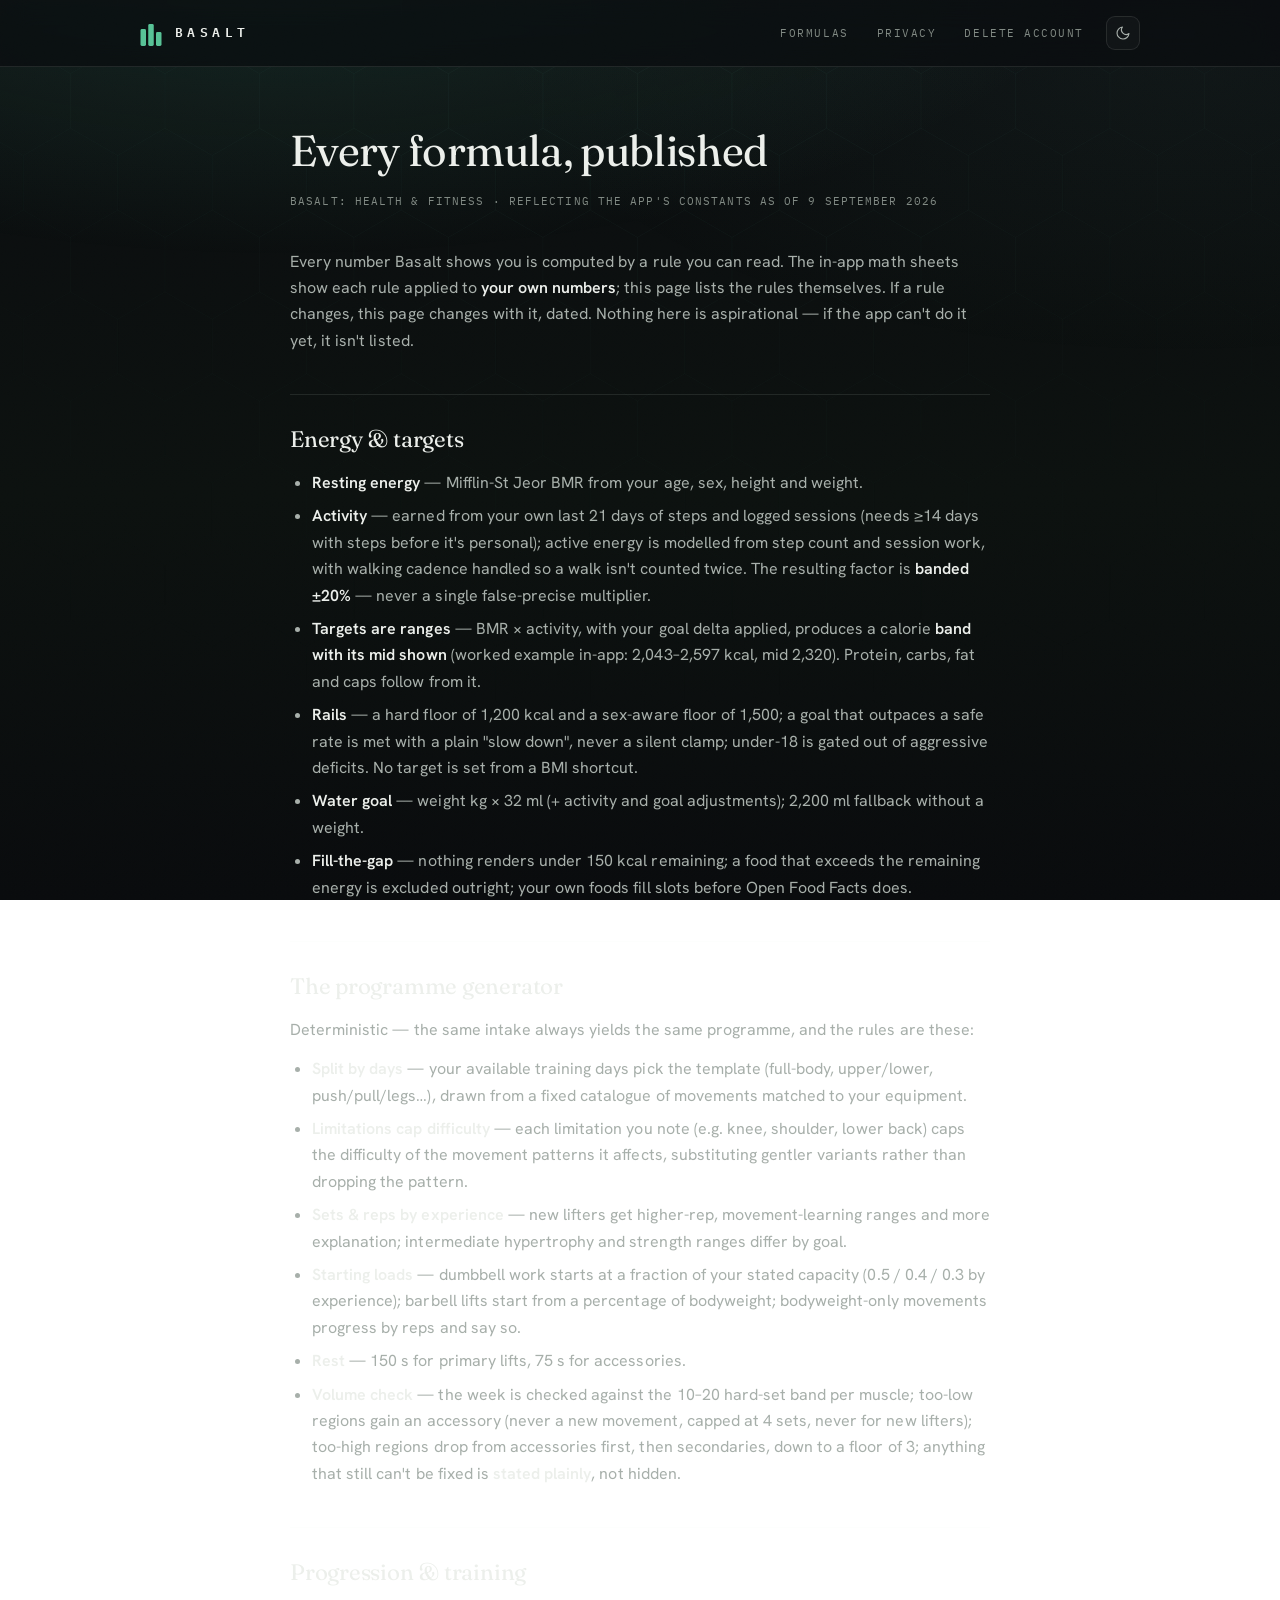
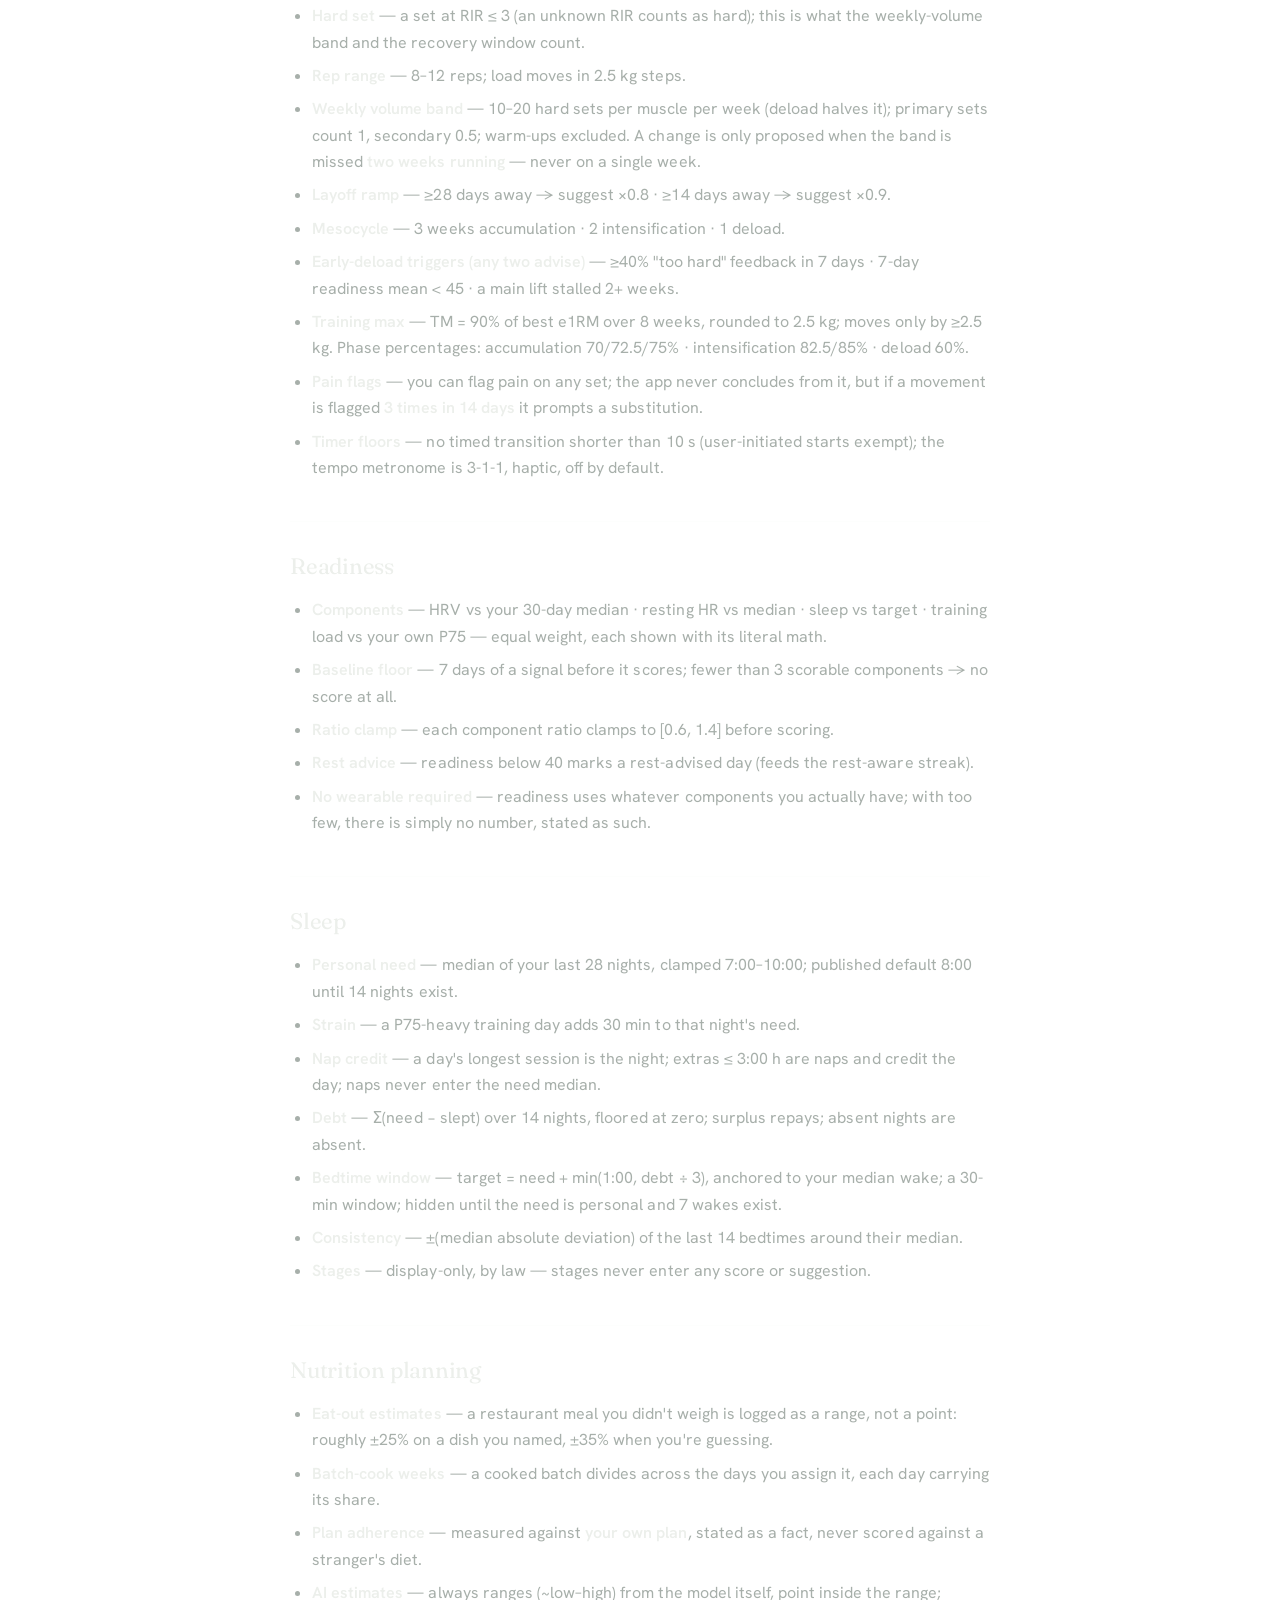
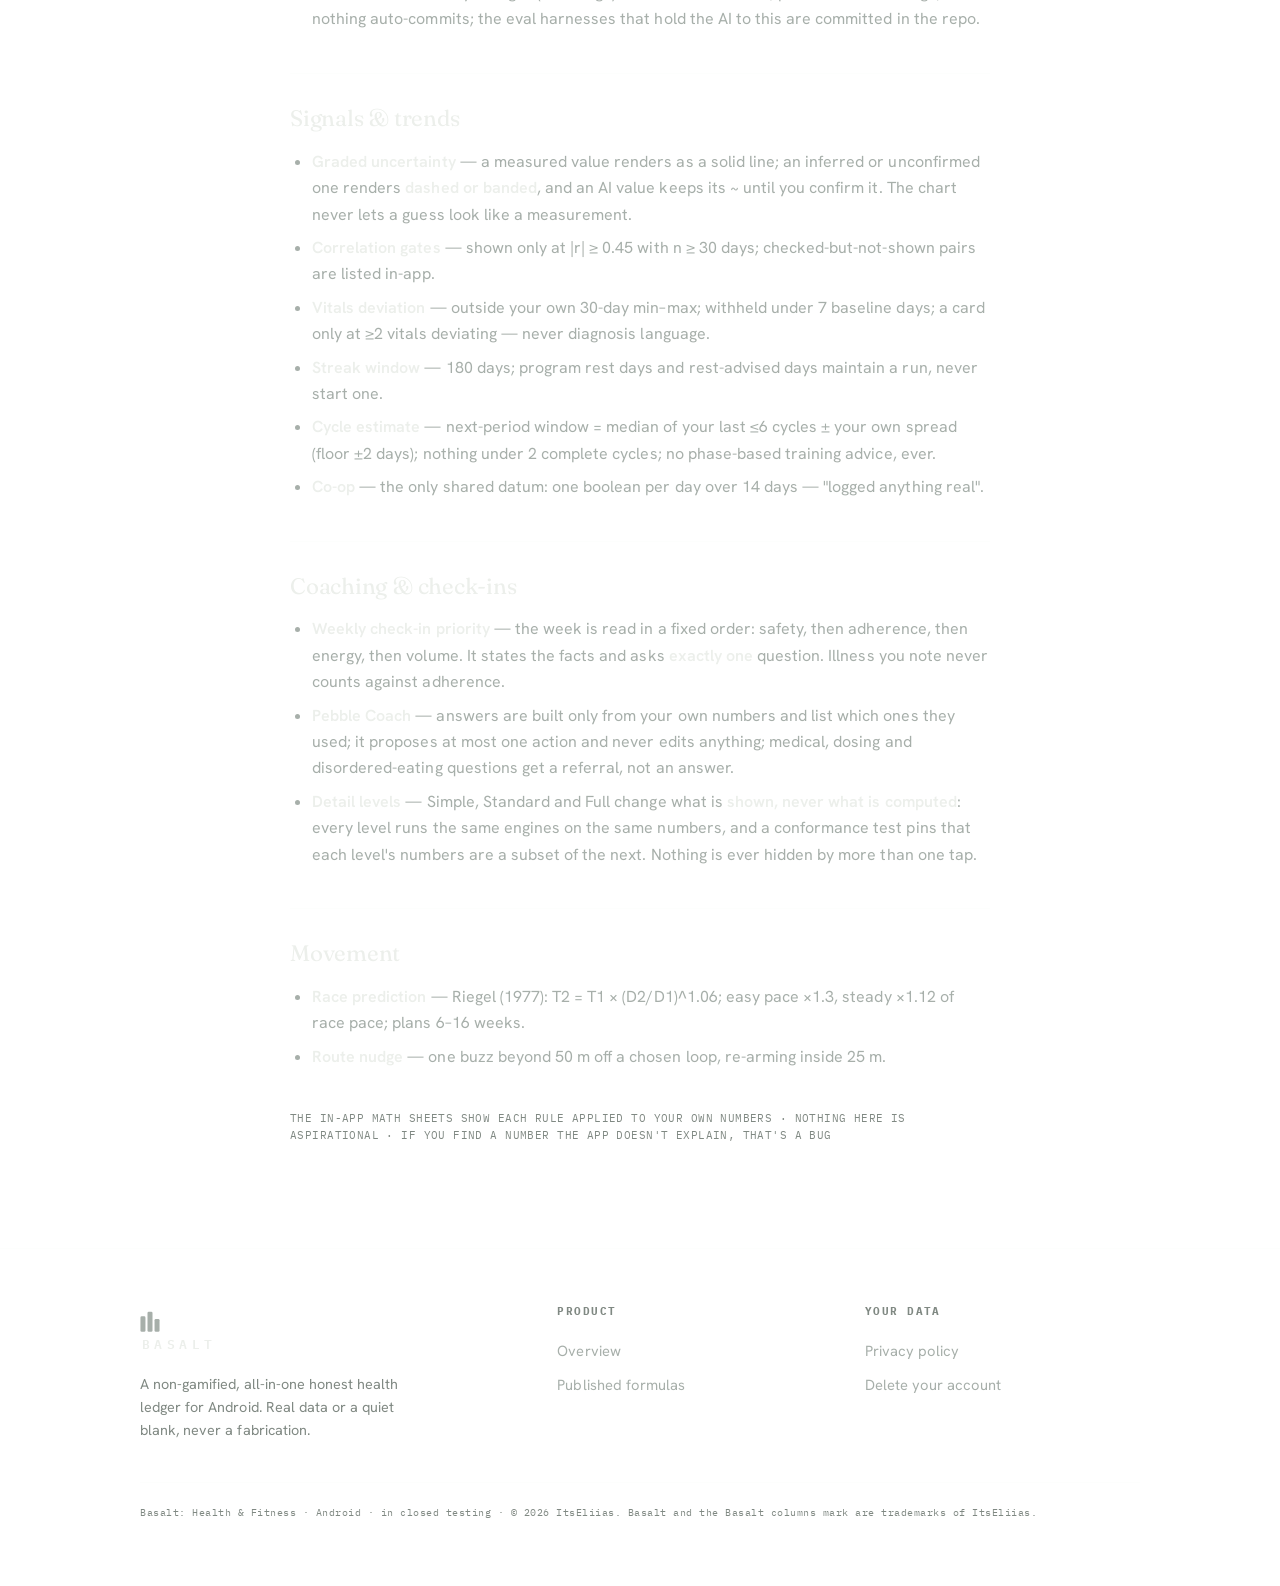
<file: formulas/index.html>
<!doctype html>
<html lang="en">
<head>
<meta charset="utf-8">
<meta name="viewport" content="width=device-width, initial-scale=1">
<title>Basalt — Every formula, published</title>
<meta name="theme-color" content="#0A0C0F" media="(prefers-color-scheme: dark)">
<meta name="theme-color" content="#ECEAE3" media="(prefers-color-scheme: light)">
<link rel="preconnect" href="https://fonts.googleapis.com">
<link rel="preconnect" href="https://fonts.gstatic.com" crossorigin>
<link href="https://fonts.googleapis.com/css2?family=Fraunces:ital,opsz,wght@0,9..144,300..500;1,9..144,300..460&family=Hanken+Grotesk:wght@400;500;600;700&family=IBM+Plex+Mono:wght@400;500;600&display=swap" rel="stylesheet">
<link rel="stylesheet" href="/style.css">
<script>(function(){try{var p=new URLSearchParams(location.search).get('theme');var t=p||localStorage.getItem('basalt-theme')||'dark';if(t!=='light'&&t!=='dark')t='dark';document.documentElement.setAttribute('data-theme',t);}catch(e){document.documentElement.setAttribute('data-theme','dark');}})();</script>
</head>
<body>
<div class="colonnade" aria-hidden="true"></div>

<header class="site">
  <div class="wrap">
    <a class="brand" href="/" aria-label="Basalt home">
      <svg width="22" height="26" viewBox="0 0 22 26" aria-hidden="true">
        <rect x="0.5" y="9" width="5.5" height="17" rx="1.4" fill="currentColor"/>
        <rect x="8.25" y="4" width="5.5" height="22" rx="1.4" fill="currentColor"/>
        <rect x="16" y="12" width="5.5" height="14" rx="1.4" fill="currentColor"/>
      </svg>
      <span class="wordmark">BASALT</span>
    </a>
    <nav class="site">
      <a href="/formulas/">Formulas</a>
      <a href="/privacy/">Privacy</a>
      <a href="/delete-account/" class="keeplabel">Delete account</a>
      <button class="theme-toggle" aria-label="Toggle light and dark theme" title="Toggle theme">
        <svg class="moon" viewBox="0 0 24 24" fill="none" stroke="currentColor" stroke-width="1.7" stroke-linecap="round" stroke-linejoin="round"><path d="M21 12.8A9 9 0 1 1 11.2 3 7 7 0 0 0 21 12.8z"/></svg>
        <svg class="sun" viewBox="0 0 24 24" fill="none" stroke="currentColor" stroke-width="1.7" stroke-linecap="round" stroke-linejoin="round"><circle cx="12" cy="12" r="4.2"/><path d="M12 2v2M12 20v2M4.9 4.9l1.4 1.4M17.7 17.7l1.4 1.4M2 12h2M20 12h2M4.9 19.1l1.4-1.4M17.7 6.3l1.4-1.4"/></svg>
      </button>
    </nav>
  </div>
</header>
<main class="doc">
<div class="wrap">
  <h1>Every formula, published</h1>
  <div class="sub">Basalt: Health &amp; Fitness · reflecting the app's constants as of 9 September 2026</div>
  <p>Every number Basalt shows you is computed by a rule you can read. The in-app math sheets show
  each rule applied to <strong>your own numbers</strong>; this page lists the rules themselves. If a
  rule changes, this page changes with it, dated. Nothing here is aspirational — if the app can't do
  it yet, it isn't listed.</p>

  <h2>Energy &amp; targets</h2>
  <ul>
    <li><strong>Resting energy</strong> — Mifflin-St Jeor BMR from your age, sex, height and weight.</li>
    <li><strong>Activity</strong> — earned from your own last 21 days of steps and logged sessions
      (needs ≥14 days with steps before it's personal); active energy is modelled from step count
      and session work, with walking cadence handled so a walk isn't counted twice. The resulting
      factor is <strong>banded ±20%</strong> — never a single false-precise multiplier.</li>
    <li><strong>Targets are ranges</strong> — BMR × activity, with your goal delta applied, produces
      a calorie <strong>band with its mid shown</strong> (worked example in-app: 2,043–2,597 kcal,
      mid 2,320). Protein, carbs, fat and caps follow from it.</li>
    <li><strong>Rails</strong> — a hard floor of 1,200 kcal and a sex-aware floor of 1,500; a
      goal that outpaces a safe rate is met with a plain "slow down", never a silent clamp; under-18
      is gated out of aggressive deficits. No target is set from a BMI shortcut.</li>
    <li><strong>Water goal</strong> — weight kg × 32 ml (+ activity and goal adjustments); 2,200 ml
      fallback without a weight.</li>
    <li><strong>Fill-the-gap</strong> — nothing renders under 150 kcal remaining; a food that
      exceeds the remaining energy is excluded outright; your own foods fill slots before Open Food
      Facts does.</li>
  </ul>

  <h2>The programme generator</h2>
  <p>Deterministic — the same intake always yields the same programme, and the rules are these:</p>
  <ul>
    <li><strong>Split by days</strong> — your available training days pick the template (full-body,
      upper/lower, push/pull/legs…), drawn from a fixed catalogue of movements matched to your
      equipment.</li>
    <li><strong>Limitations cap difficulty</strong> — each limitation you note (e.g. knee, shoulder,
      lower back) caps the difficulty of the movement patterns it affects, substituting gentler
      variants rather than dropping the pattern.</li>
    <li><strong>Sets &amp; reps by experience</strong> — new lifters get higher-rep, movement-learning
      ranges and more explanation; intermediate hypertrophy and strength ranges differ by goal.</li>
    <li><strong>Starting loads</strong> — dumbbell work starts at a fraction of your stated capacity
      (0.5 / 0.4 / 0.3 by experience); barbell lifts start from a percentage of bodyweight;
      bodyweight-only movements progress by reps and say so.</li>
    <li><strong>Rest</strong> — 150 s for primary lifts, 75 s for accessories.</li>
    <li><strong>Volume check</strong> — the week is checked against the 10–20 hard-set band per
      muscle; too-low regions gain an accessory (never a new movement, capped at 4 sets, never for
      new lifters); too-high regions drop from accessories first, then secondaries, down to a floor
      of 3; anything that still can't be fixed is <strong>stated plainly</strong>, not hidden.</li>
  </ul>

  <h2>Progression &amp; training</h2>
  <ul>
    <li><strong>Hard set</strong> — a set at RIR ≤ 3 (an unknown RIR counts as hard); this is what
      the weekly-volume band and the recovery window count.</li>
    <li><strong>Rep range</strong> — 8–12 reps; load moves in 2.5 kg steps.</li>
    <li><strong>Weekly volume band</strong> — 10–20 hard sets per muscle per week (deload halves it);
      primary sets count 1, secondary 0.5; warm-ups excluded. A change is only proposed when the
      band is missed <strong>two weeks running</strong> — never on a single week.</li>
    <li><strong>Layoff ramp</strong> — ≥28 days away → suggest ×0.8 · ≥14 days away → suggest ×0.9.</li>
    <li><strong>Mesocycle</strong> — 3 weeks accumulation · 2 intensification · 1 deload.</li>
    <li><strong>Early-deload triggers (any two advise)</strong> — ≥40% "too hard" feedback in 7 days ·
      7-day readiness mean &lt; 45 · a main lift stalled 2+ weeks.</li>
    <li><strong>Training max</strong> — TM = 90% of best e1RM over 8 weeks, rounded to 2.5 kg; moves
      only by ≥2.5 kg. Phase percentages: accumulation 70/72.5/75% · intensification 82.5/85% ·
      deload 60%.</li>
    <li><strong>Pain flags</strong> — you can flag pain on any set; the app never concludes from it,
      but if a movement is flagged <strong>3 times in 14 days</strong> it prompts a substitution.</li>
    <li><strong>Timer floors</strong> — no timed transition shorter than 10 s (user-initiated starts
      exempt); the tempo metronome is 3-1-1, haptic, off by default.</li>
  </ul>

  <h2>Readiness</h2>
  <ul>
    <li><strong>Components</strong> — HRV vs your 30-day median · resting HR vs median · sleep vs
      target · training load vs your own P75 — equal weight, each shown with its literal math.</li>
    <li><strong>Baseline floor</strong> — 7 days of a signal before it scores; fewer than 3 scorable
      components → no score at all.</li>
    <li><strong>Ratio clamp</strong> — each component ratio clamps to [0.6, 1.4] before scoring.</li>
    <li><strong>Rest advice</strong> — readiness below 40 marks a rest-advised day (feeds the
      rest-aware streak).</li>
    <li><strong>No wearable required</strong> — readiness uses whatever components you actually have;
      with too few, there is simply no number, stated as such.</li>
  </ul>

  <h2>Sleep</h2>
  <ul>
    <li><strong>Personal need</strong> — median of your last 28 nights, clamped 7:00–10:00; published
      default 8:00 until 14 nights exist.</li>
    <li><strong>Strain</strong> — a P75-heavy training day adds 30 min to that night's need.</li>
    <li><strong>Nap credit</strong> — a day's longest session is the night; extras ≤ 3:00 h are naps
      and credit the day; naps never enter the need median.</li>
    <li><strong>Debt</strong> — Σ(need − slept) over 14 nights, floored at zero; surplus repays;
      absent nights are absent.</li>
    <li><strong>Bedtime window</strong> — target = need + min(1:00, debt ÷ 3), anchored to your
      median wake; a 30-min window; hidden until the need is personal and 7 wakes exist.</li>
    <li><strong>Consistency</strong> — ±(median absolute deviation) of the last 14 bedtimes around
      their median.</li>
    <li><strong>Stages</strong> — display-only, by law — stages never enter any score or suggestion.</li>
  </ul>

  <h2>Nutrition planning</h2>
  <ul>
    <li><strong>Eat-out estimates</strong> — a restaurant meal you didn't weigh is logged as a
      range, not a point: roughly ±25% on a dish you named, ±35% when you're guessing.</li>
    <li><strong>Batch-cook weeks</strong> — a cooked batch divides across the days you assign it,
      each day carrying its share.</li>
    <li><strong>Plan adherence</strong> — measured against <strong>your own plan</strong>, stated as
      a fact, never scored against a stranger's diet.</li>
    <li><strong>AI estimates</strong> — always ranges (~low–high) from the model itself, point inside
      the range; nothing auto-commits; the eval harnesses that hold the AI to this are committed in
      the repo.</li>
  </ul>

  <h2>Signals &amp; trends</h2>
  <ul>
    <li><strong>Graded uncertainty</strong> — a measured value renders as a solid line; an inferred
      or unconfirmed one renders <strong>dashed or banded</strong>, and an AI value keeps its ~ until
      you confirm it. The chart never lets a guess look like a measurement.</li>
    <li><strong>Correlation gates</strong> — shown only at |r| ≥ 0.45 with n ≥ 30 days;
      checked-but-not-shown pairs are listed in-app.</li>
    <li><strong>Vitals deviation</strong> — outside your own 30-day min–max; withheld under 7
      baseline days; a card only at ≥2 vitals deviating — never diagnosis language.</li>
    <li><strong>Streak window</strong> — 180 days; program rest days and rest-advised days maintain a
      run, never start one.</li>
    <li><strong>Cycle estimate</strong> — next-period window = median of your last ≤6 cycles ± your
      own spread (floor ±2 days); nothing under 2 complete cycles; no phase-based training advice,
      ever.</li>
    <li><strong>Co-op</strong> — the only shared datum: one boolean per day over 14 days — "logged
      anything real".</li>
  </ul>

  <h2>Coaching &amp; check-ins</h2>
  <ul>
    <li><strong>Weekly check-in priority</strong> — the week is read in a fixed order: safety, then
      adherence, then energy, then volume. It states the facts and asks <strong>exactly one</strong>
      question. Illness you note never counts against adherence.</li>
    <li><strong>Pebble Coach</strong> — answers are built only from your own numbers and list which
      ones they used; it proposes at most one action and never edits anything; medical, dosing and
      disordered-eating questions get a referral, not an answer.</li>
    <li><strong>Detail levels</strong> — Simple, Standard and Full change what is <strong>shown,
      never what is computed</strong>: every level runs the same engines on the same numbers, and a
      conformance test pins that each level's numbers are a subset of the next. Nothing is ever
      hidden by more than one tap.</li>
  </ul>

  <h2>Movement</h2>
  <ul>
    <li><strong>Race prediction</strong> — Riegel (1977): T2 = T1 × (D2/D1)^1.06; easy pace ×1.3,
      steady ×1.12 of race pace; plans 6–16 weeks.</li>
    <li><strong>Route nudge</strong> — one buzz beyond 50 m off a chosen loop, re-arming inside 25 m.</li>
  </ul>

  <p class="note" style="margin-top:40px">The in-app math sheets show each rule applied to your own
  numbers · nothing here is aspirational · if you find a number the app doesn't explain, that's a bug</p>
</div>
</main>
<footer class="site">
  <div class="wrap">
    <div class="cols">
      <div class="col about">
        <a class="brand" href="/" aria-label="Basalt home">
          <svg width="20" height="24" viewBox="0 0 22 26" aria-hidden="true">
            <rect x="0.5" y="9" width="5.5" height="17" rx="1.4" fill="currentColor"/>
            <rect x="8.25" y="4" width="5.5" height="22" rx="1.4" fill="currentColor"/>
            <rect x="16" y="12" width="5.5" height="14" rx="1.4" fill="currentColor"/>
          </svg>
          <span class="wordmark">BASALT</span>
        </a>
        <p>A non-gamified, all-in-one honest health ledger for Android. Real data or a quiet blank,
        never a fabrication.</p>
      </div>
      <div class="col">
        <h4>Product</h4>
        <a href="/">Overview</a>
        <a href="/formulas/">Published formulas</a>
      </div>
      <div class="col">
        <h4>Your data</h4>
        <a href="/privacy/">Privacy policy</a>
        <a href="/delete-account/">Delete your account</a>
      </div>
    </div>
    <div class="copy">Basalt: Health &amp; Fitness · Android · in closed testing · © 2026 ItsEliias. Basalt and the Basalt columns mark are trademarks of ItsEliias.</div>
  </div>
</footer>

<script src="/site.js" defer></script>
</body>
</html>
</file>
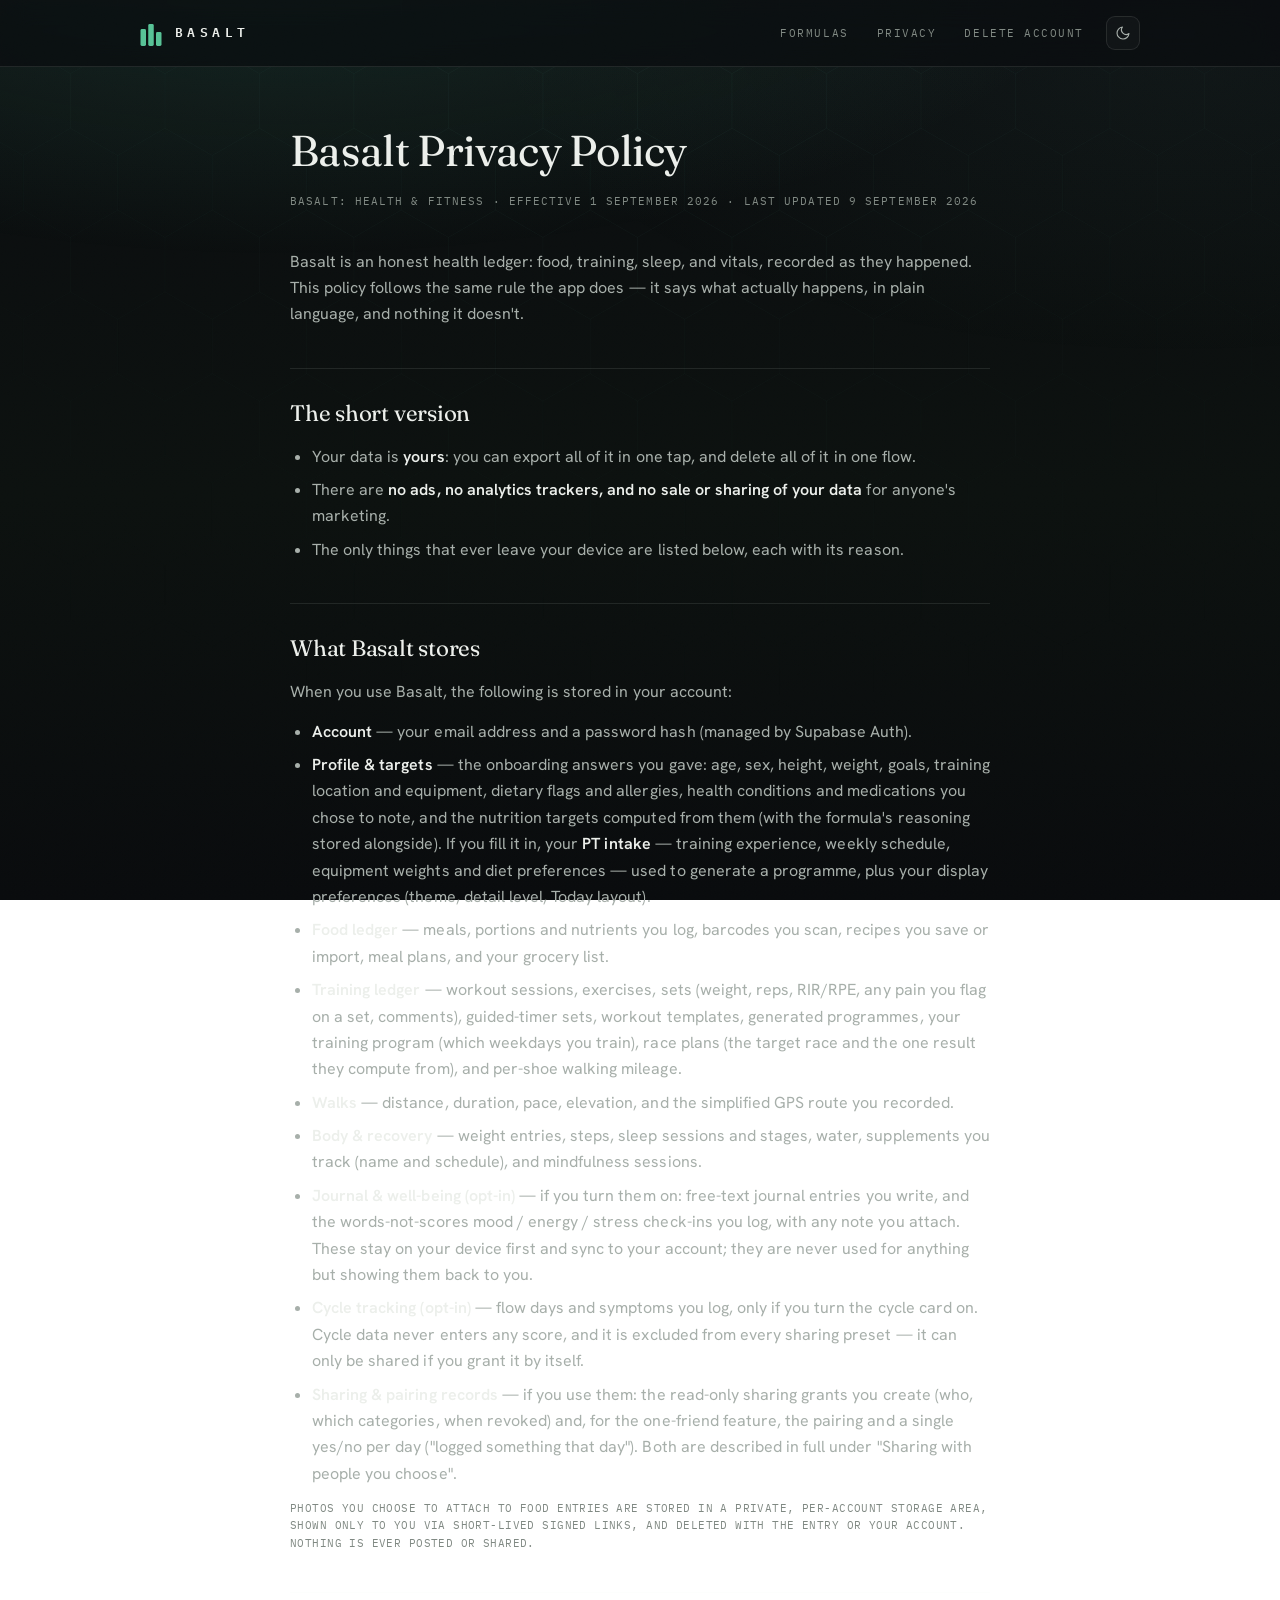
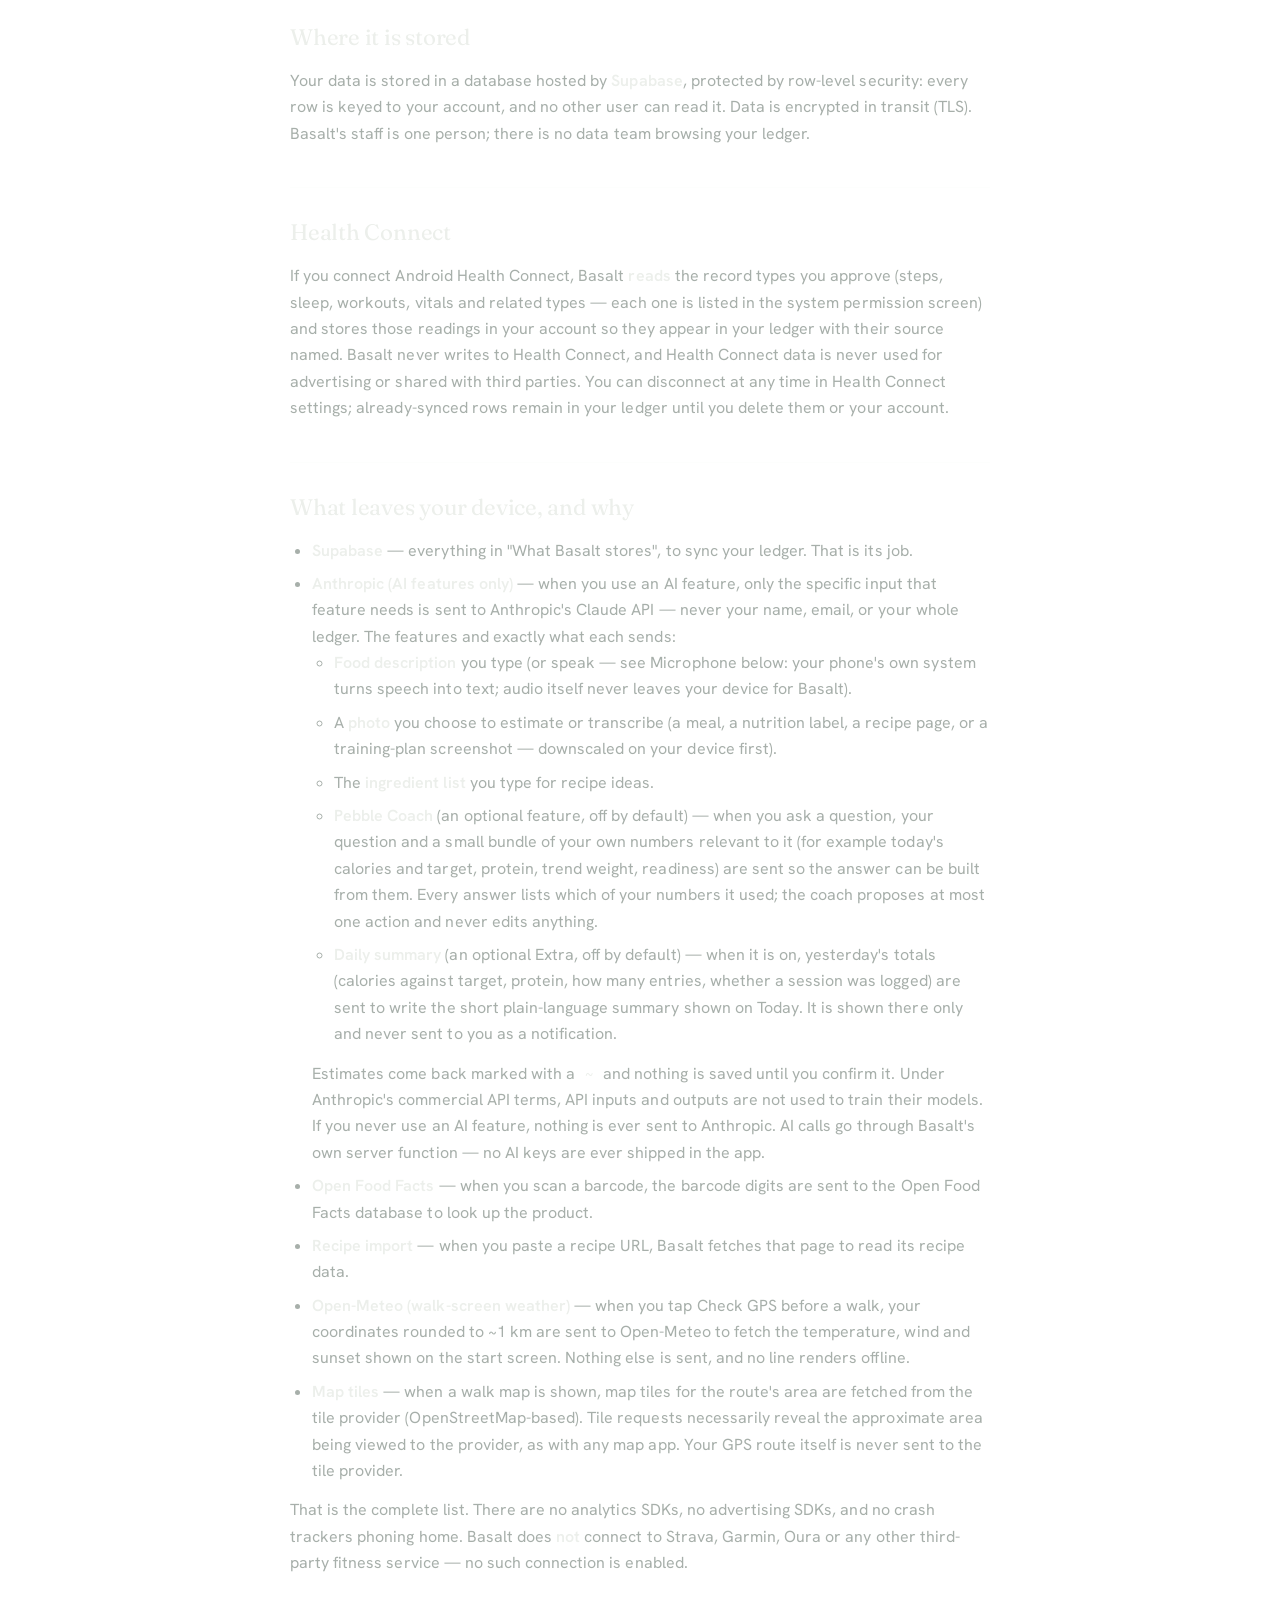
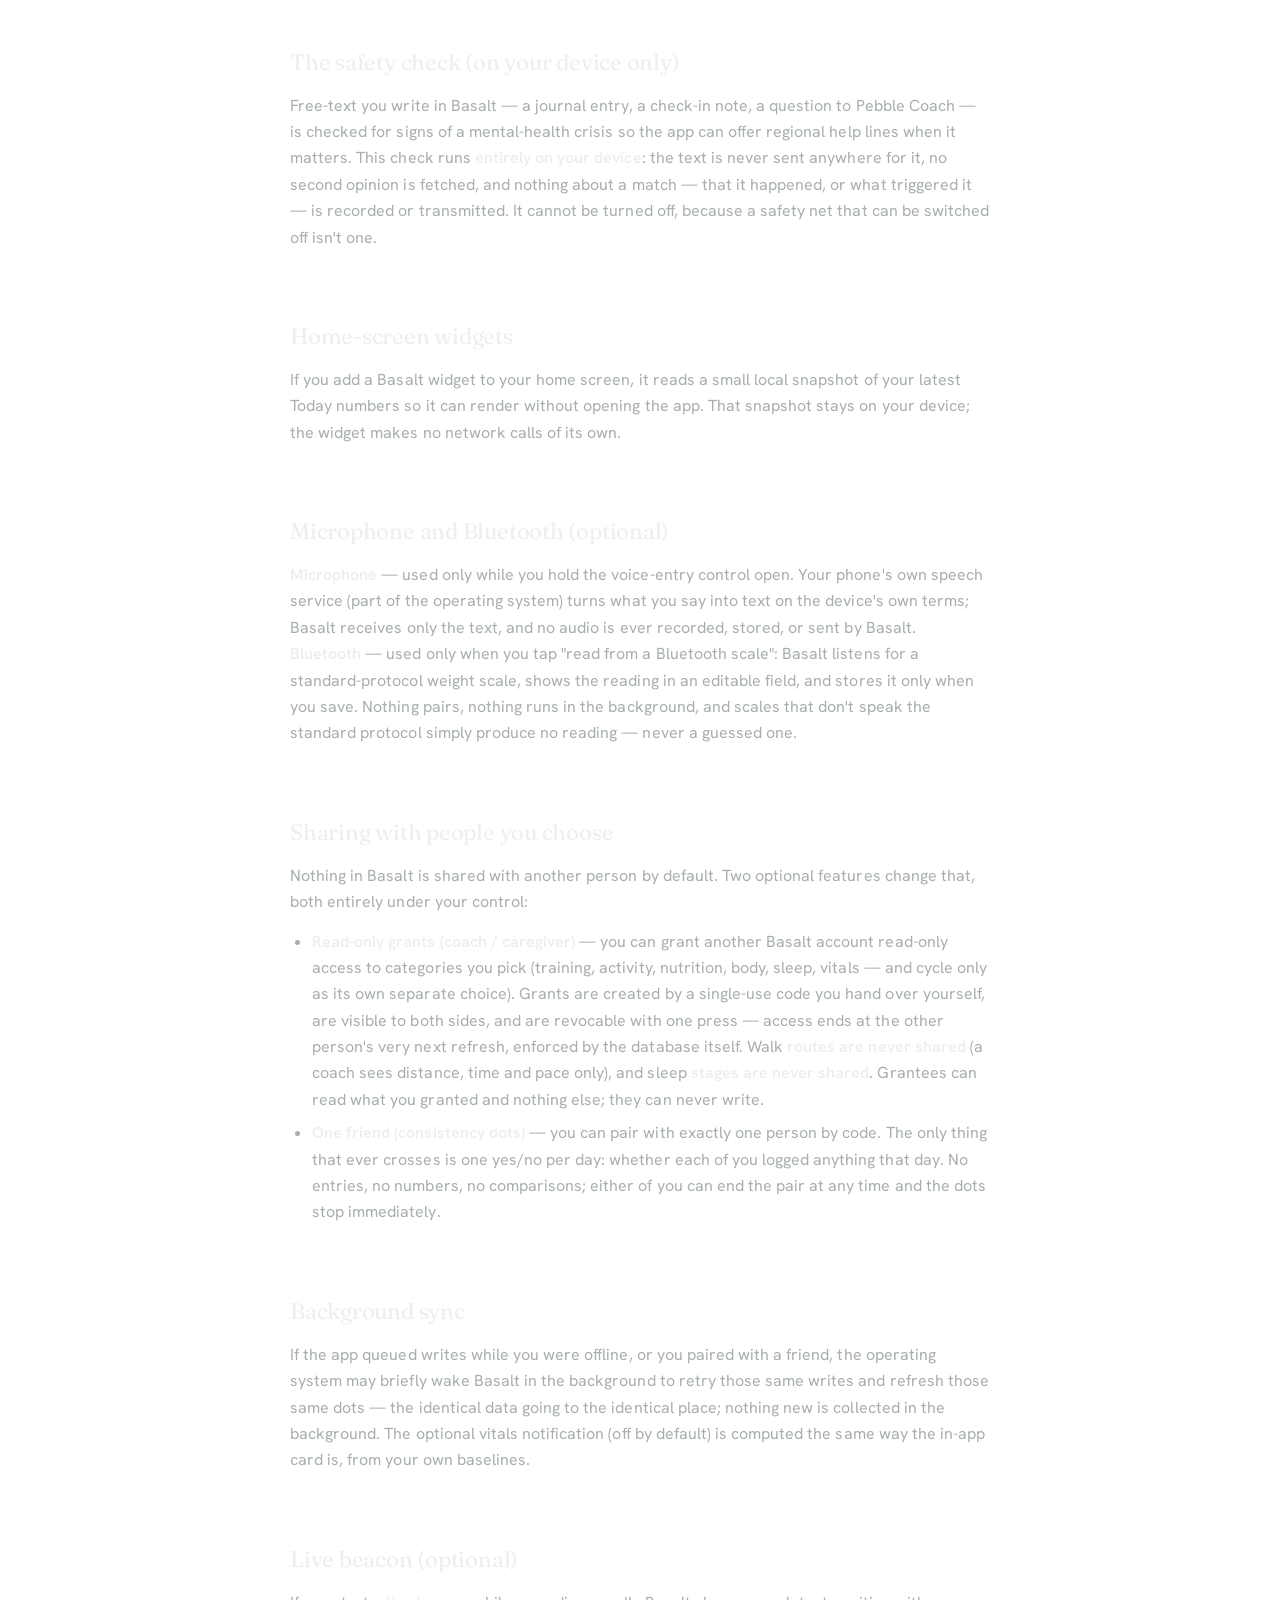
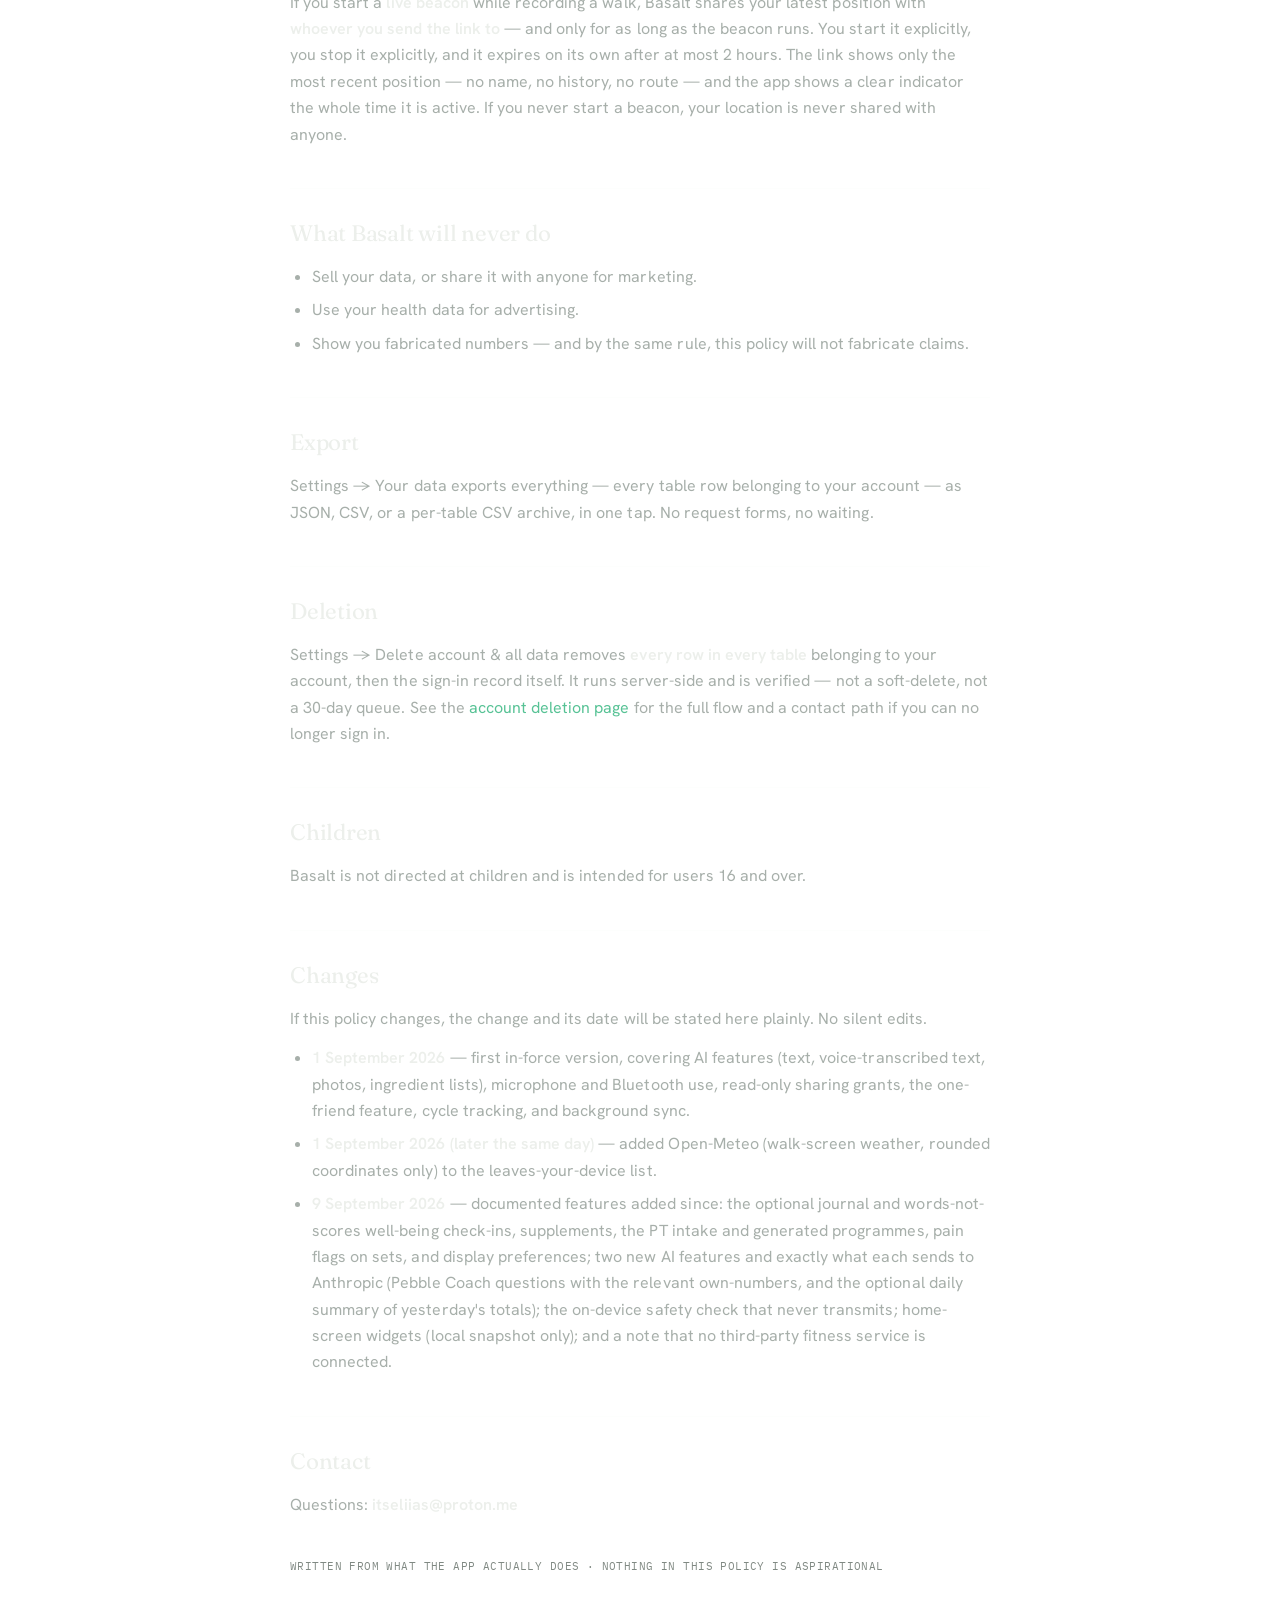
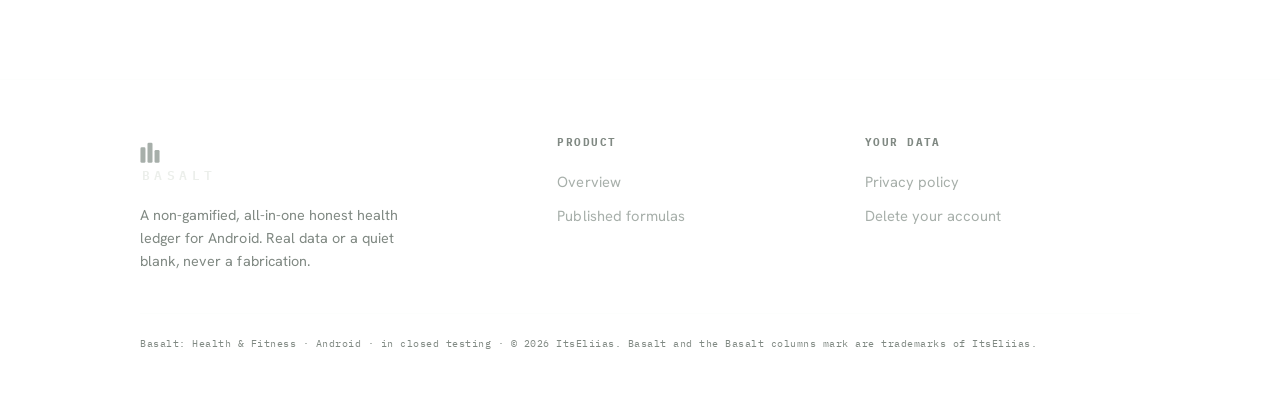
<file: privacy/index.html>
<!doctype html>
<html lang="en">
<head>
<meta charset="utf-8">
<meta name="viewport" content="width=device-width, initial-scale=1">
<title>Basalt — Privacy Policy</title>
<meta name="theme-color" content="#0A0C0F" media="(prefers-color-scheme: dark)">
<meta name="theme-color" content="#ECEAE3" media="(prefers-color-scheme: light)">
<link rel="preconnect" href="https://fonts.googleapis.com">
<link rel="preconnect" href="https://fonts.gstatic.com" crossorigin>
<link href="https://fonts.googleapis.com/css2?family=Fraunces:ital,opsz,wght@0,9..144,300..500;1,9..144,300..460&family=Hanken+Grotesk:wght@400;500;600;700&family=IBM+Plex+Mono:wght@400;500;600&display=swap" rel="stylesheet">
<link rel="stylesheet" href="/style.css">
<script>(function(){try{var p=new URLSearchParams(location.search).get('theme');var t=p||localStorage.getItem('basalt-theme')||'dark';if(t!=='light'&&t!=='dark')t='dark';document.documentElement.setAttribute('data-theme',t);}catch(e){document.documentElement.setAttribute('data-theme','dark');}})();</script>
</head>
<body>

<div class="colonnade" aria-hidden="true"></div>

<header class="site">
  <div class="wrap">
    <a class="brand" href="/" aria-label="Basalt home">
      <svg width="22" height="26" viewBox="0 0 22 26" aria-hidden="true">
        <rect x="0.5" y="9" width="5.5" height="17" rx="1.4" fill="currentColor"/>
        <rect x="8.25" y="4" width="5.5" height="22" rx="1.4" fill="currentColor"/>
        <rect x="16" y="12" width="5.5" height="14" rx="1.4" fill="currentColor"/>
      </svg>
      <span class="wordmark">BASALT</span>
    </a>
    <nav class="site">
      <a href="/formulas/">Formulas</a>
      <a href="/privacy/">Privacy</a>
      <a href="/delete-account/" class="keeplabel">Delete account</a>
      <button class="theme-toggle" aria-label="Toggle light and dark theme" title="Toggle theme">
        <svg class="moon" viewBox="0 0 24 24" fill="none" stroke="currentColor" stroke-width="1.7" stroke-linecap="round" stroke-linejoin="round"><path d="M21 12.8A9 9 0 1 1 11.2 3 7 7 0 0 0 21 12.8z"/></svg>
        <svg class="sun" viewBox="0 0 24 24" fill="none" stroke="currentColor" stroke-width="1.7" stroke-linecap="round" stroke-linejoin="round"><circle cx="12" cy="12" r="4.2"/><path d="M12 2v2M12 20v2M4.9 4.9l1.4 1.4M17.7 17.7l1.4 1.4M2 12h2M20 12h2M4.9 19.1l1.4-1.4M17.7 6.3l1.4-1.4"/></svg>
      </button>
    </nav>
  </div>
</header>

<main class="doc">
<div class="wrap">
  <h1>Basalt Privacy Policy</h1>
  <div class="sub">Basalt: Health &amp; Fitness · effective 1 September 2026 · last updated 9 September 2026</div>

  <p>Basalt is an honest health ledger: food, training, sleep, and vitals, recorded as they
  happened. This policy follows the same rule the app does — it says what actually happens,
  in plain language, and nothing it doesn't.</p>

  <h2>The short version</h2>
  <ul>
    <li>Your data is <strong>yours</strong>: you can export all of it in one tap, and delete all of it in one flow.</li>
    <li>There are <strong>no ads, no analytics trackers, and no sale or sharing of your data</strong> for anyone's marketing.</li>
    <li>The only things that ever leave your device are listed below, each with its reason.</li>
  </ul>

  <h2>What Basalt stores</h2>
  <p>When you use Basalt, the following is stored in your account:</p>
  <ul>
    <li><strong>Account</strong> — your email address and a password hash (managed by Supabase Auth).</li>
    <li><strong>Profile &amp; targets</strong> — the onboarding answers you gave: age, sex, height, weight,
      goals, training location and equipment, dietary flags and allergies, health conditions and
      medications you chose to note, and the nutrition targets computed from them (with the formula's
      reasoning stored alongside). If you fill it in, your <strong>PT intake</strong> — training
      experience, weekly schedule, equipment weights and diet preferences — used to generate a
      programme, plus your display preferences (theme, detail level, Today layout).</li>
    <li><strong>Food ledger</strong> — meals, portions and nutrients you log, barcodes you scan, recipes you
      save or import, meal plans, and your grocery list.</li>
    <li><strong>Training ledger</strong> — workout sessions, exercises, sets (weight, reps, RIR/RPE,
      any pain you flag on a set, comments), guided-timer sets, workout templates, generated
      programmes, your training program (which weekdays you train), race plans (the target race and
      the one result they compute from), and per-shoe walking mileage.</li>
    <li><strong>Walks</strong> — distance, duration, pace, elevation, and the simplified GPS route you recorded.</li>
    <li><strong>Body &amp; recovery</strong> — weight entries, steps, sleep sessions and stages, water,
      supplements you track (name and schedule), and mindfulness sessions.</li>
    <li><strong>Journal &amp; well-being (opt-in)</strong> — if you turn them on: free-text journal
      entries you write, and the words-not-scores mood / energy / stress check-ins you log, with any
      note you attach. These stay on your device first and sync to your account; they are never used
      for anything but showing them back to you.</li>
    <li><strong>Cycle tracking (opt-in)</strong> — flow days and symptoms you log, only if you turn
      the cycle card on. Cycle data never enters any score, and it is excluded from every sharing
      preset — it can only be shared if you grant it by itself.</li>
    <li><strong>Sharing &amp; pairing records</strong> — if you use them: the read-only sharing
      grants you create (who, which categories, when revoked) and, for the one-friend feature, the
      pairing and a single yes/no per day ("logged something that day"). Both are described in
      full under "Sharing with people you choose".</li>
  </ul>
  <p class="note">Photos you choose to attach to food entries are stored in a private, per-account
  storage area, shown only to you via short-lived signed links, and deleted with the entry or your
  account. Nothing is ever posted or shared.</p>

  <h2>Where it is stored</h2>
  <p>Your data is stored in a database hosted by <strong>Supabase</strong>, protected by row-level
  security: every row is keyed to your account, and no other user can read it. Data is encrypted
  in transit (TLS). Basalt's staff is one person; there is no data team browsing your ledger.</p>

  <h2>Health Connect</h2>
  <p>If you connect Android Health Connect, Basalt <strong>reads</strong> the record types you approve
  (steps, sleep, workouts, vitals and related types — each one is listed in the system permission
  screen) and stores those readings in your account so they appear in your ledger with their source
  named. Basalt never writes to Health Connect, and Health Connect data is never used for
  advertising or shared with third parties. You can disconnect at any time in Health Connect
  settings; already-synced rows remain in your ledger until you delete them or your account.</p>

  <h2>What leaves your device, and why</h2>
  <ul>
    <li><strong>Supabase</strong> — everything in "What Basalt stores", to sync your ledger. That is its job.</li>
    <li><strong>Anthropic (AI features only)</strong> — when you use an AI feature, only the specific
      input that feature needs is sent to Anthropic's Claude API — never your name, email, or your
      whole ledger. The features and exactly what each sends:
      <ul>
        <li><strong>Food description</strong> you type (or speak — see Microphone below: your phone's
          own system turns speech into text; audio itself never leaves your device for Basalt).</li>
        <li>A <strong>photo</strong> you choose to estimate or transcribe (a meal, a nutrition label,
          a recipe page, or a training-plan screenshot — downscaled on your device first).</li>
        <li>The <strong>ingredient list</strong> you type for recipe ideas.</li>
        <li><strong>Pebble Coach</strong> (an optional feature, off by default) — when you ask a
          question, your question and a small bundle of your own numbers relevant to it (for
          example today's calories and target, protein, trend weight, readiness) are sent so the
          answer can be built from them. Every answer lists which of your numbers it used; the
          coach proposes at most one action and never edits anything.</li>
        <li><strong>Daily summary</strong> (an optional Extra, off by default) — when it is on,
          yesterday's totals (calories against target, protein, how many entries, whether a session
          was logged) are sent to write the short plain-language summary shown on Today. It is shown
          there only and never sent to you as a notification.</li>
      </ul>
      Estimates come back marked with a <code>~</code> and nothing is saved until you confirm it.
      Under Anthropic's commercial API terms, API inputs and outputs are not used to train their
      models. If you never use an AI feature, nothing is ever sent to Anthropic. AI calls go through
      Basalt's own server function — no AI keys are ever shipped in the app.</li>
    <li><strong>Open Food Facts</strong> — when you scan a barcode, the barcode digits are sent to the
      Open Food Facts database to look up the product.</li>
    <li><strong>Recipe import</strong> — when you paste a recipe URL, Basalt fetches that page to read
      its recipe data.</li>
    <li><strong>Open-Meteo (walk-screen weather)</strong> — when you tap Check GPS before a walk,
      your coordinates rounded to ~1 km are sent to Open-Meteo to fetch the temperature, wind and
      sunset shown on the start screen. Nothing else is sent, and no line renders offline.</li>
    <li><strong>Map tiles</strong> — when a walk map is shown, map tiles for the route's area are fetched
      from the tile provider (OpenStreetMap-based). Tile requests necessarily reveal the approximate
      area being viewed to the provider, as with any map app. Your GPS route itself is never sent to
      the tile provider.</li>
  </ul>
  <p>That is the complete list. There are no analytics SDKs, no advertising SDKs, and no crash
  trackers phoning home. Basalt does <strong>not</strong> connect to Strava, Garmin, Oura or any
  other third-party fitness service — no such connection is enabled.</p>

  <h2>The safety check (on your device only)</h2>
  <p>Free-text you write in Basalt — a journal entry, a check-in note, a question to Pebble Coach —
  is checked for signs of a mental-health crisis so the app can offer regional help lines when it
  matters. This check runs <strong>entirely on your device</strong>: the text is never sent anywhere
  for it, no second opinion is fetched, and nothing about a match — that it happened, or what
  triggered it — is recorded or transmitted. It cannot be turned off, because a safety net that can
  be switched off isn't one.</p>

  <h2>Home-screen widgets</h2>
  <p>If you add a Basalt widget to your home screen, it reads a small local snapshot of your latest
  Today numbers so it can render without opening the app. That snapshot stays on your device; the
  widget makes no network calls of its own.</p>

  <h2>Microphone and Bluetooth (optional)</h2>
  <p><strong>Microphone</strong> — used only while you hold the voice-entry control open. Your
  phone's own speech service (part of the operating system) turns what you say into text on the
  device's own terms; Basalt receives only the text, and no audio is ever recorded, stored, or
  sent by Basalt. <strong>Bluetooth</strong> — used only when you tap "read from a Bluetooth
  scale": Basalt listens for a standard-protocol weight scale, shows the reading in an editable
  field, and stores it only when you save. Nothing pairs, nothing runs in the background, and
  scales that don't speak the standard protocol simply produce no reading — never a guessed one.</p>

  <h2>Sharing with people you choose</h2>
  <p>Nothing in Basalt is shared with another person by default. Two optional features change
  that, both entirely under your control:</p>
  <ul>
    <li><strong>Read-only grants (coach / caregiver)</strong> — you can grant another Basalt
      account read-only access to categories you pick (training, activity, nutrition, body,
      sleep, vitals — and cycle only as its own separate choice). Grants are created by a
      single-use code you hand over yourself, are visible to both sides, and are revocable with
      one press — access ends at the other person's very next refresh, enforced by the database
      itself. Walk <strong>routes are never shared</strong> (a coach sees distance, time and pace
      only), and sleep <strong>stages are never shared</strong>. Grantees can read what you
      granted and nothing else; they can never write.</li>
    <li><strong>One friend (consistency dots)</strong> — you can pair with exactly one person by
      code. The only thing that ever crosses is one yes/no per day: whether each of you logged
      anything that day. No entries, no numbers, no comparisons; either of you can end the pair
      at any time and the dots stop immediately.</li>
  </ul>

  <h2>Background sync</h2>
  <p>If the app queued writes while you were offline, or you paired with a friend, the operating
  system may briefly wake Basalt in the background to retry those same writes and refresh those
  same dots — the identical data going to the identical place; nothing new is collected in the
  background. The optional vitals notification (off by default) is computed the same way the
  in-app card is, from your own baselines.</p>

  <h2>Live beacon (optional)</h2>
  <p>If you start a <strong>live beacon</strong> while recording a walk, Basalt shares your latest
  position with <strong>whoever you send the link to</strong> — and only for as long as the beacon
  runs. You start it explicitly, you stop it explicitly, and it expires on its own after at most
  2 hours. The link shows only the most recent position — no name, no history, no route — and the
  app shows a clear indicator the whole time it is active. If you never start a beacon, your
  location is never shared with anyone.</p>

  <h2>What Basalt will never do</h2>
  <ul>
    <li>Sell your data, or share it with anyone for marketing.</li>
    <li>Use your health data for advertising.</li>
    <li>Show you fabricated numbers — and by the same rule, this policy will not fabricate claims.</li>
  </ul>

  <h2>Export</h2>
  <p>Settings → Your data exports everything — every table row belonging to your account — as JSON,
  CSV, or a per-table CSV archive, in one tap. No request forms, no waiting.</p>

  <h2>Deletion</h2>
  <p>Settings → Delete account &amp; all data removes <strong>every row in every table</strong> belonging
  to your account, then the sign-in record itself. It runs server-side and is verified — not a
  soft-delete, not a 30-day queue. See the
  <a href="/delete-account/">account deletion page</a> for the full flow and a contact path if
  you can no longer sign in.</p>

  <h2>Children</h2>
  <p>Basalt is not directed at children and is intended for users 16 and over.</p>

  <h2>Changes</h2>
  <p>If this policy changes, the change and its date will be stated here plainly. No silent edits.</p>
  <ul>
    <li><strong>1 September 2026</strong> — first in-force version, covering AI features (text,
      voice-transcribed text, photos, ingredient lists), microphone and Bluetooth use, read-only
      sharing grants, the one-friend feature, cycle tracking, and background sync.</li>
    <li><strong>1 September 2026 (later the same day)</strong> — added Open-Meteo (walk-screen
      weather, rounded coordinates only) to the leaves-your-device list.</li>
    <li><strong>9 September 2026</strong> — documented features added since: the optional journal
      and words-not-scores well-being check-ins, supplements, the PT intake and generated
      programmes, pain flags on sets, and display preferences; two new AI features and exactly what
      each sends to Anthropic (Pebble Coach questions with the relevant own-numbers, and the
      optional daily summary of yesterday's totals); the on-device safety check that never
      transmits; home-screen widgets (local snapshot only); and a note that no third-party fitness
      service is connected.</li>
  </ul>

  <h2>Contact</h2>
  <p>Questions: <strong>itseliias@proton.me</strong></p>

  <p class="note" style="margin-top:40px">Written from what the app actually does ·
  nothing in this policy is aspirational</p>
</div>
</main>

<footer class="site">
  <div class="wrap">
    <div class="cols">
      <div class="col about">
        <a class="brand" href="/" aria-label="Basalt home">
          <svg width="20" height="24" viewBox="0 0 22 26" aria-hidden="true">
            <rect x="0.5" y="9" width="5.5" height="17" rx="1.4" fill="currentColor"/>
            <rect x="8.25" y="4" width="5.5" height="22" rx="1.4" fill="currentColor"/>
            <rect x="16" y="12" width="5.5" height="14" rx="1.4" fill="currentColor"/>
          </svg>
          <span class="wordmark">BASALT</span>
        </a>
        <p>A non-gamified, all-in-one honest health ledger for Android. Real data or a quiet blank,
        never a fabrication.</p>
      </div>
      <div class="col">
        <h4>Product</h4>
        <a href="/">Overview</a>
        <a href="/formulas/">Published formulas</a>
      </div>
      <div class="col">
        <h4>Your data</h4>
        <a href="/privacy/">Privacy policy</a>
        <a href="/delete-account/">Delete your account</a>
      </div>
    </div>
    <div class="copy">Basalt: Health &amp; Fitness · Android · in closed testing · © 2026 ItsEliias. Basalt and the Basalt columns mark are trademarks of ItsEliias.</div>
  </div>
</footer>

<script src="/site.js" defer></script>

</body>
</html>
</file>
<file: style.css>
/* Basalt — "the honest ledger, written in basalt".
   Concept derived from the product's world: volcanic rock that cools into
   hexagonal columns. Dark basalt ground + one green accent (health/life
   through stone), a drifting hex-column motif, mono numerals as the data
   voice, a serif display as the ledger's printed voice. Light theme is the
   same stone in daylight. Two deliberate themes; every colour a token. */

/* ── Tokens ─────────────────────────────────────────────────────────────── */
:root {
  --display: 'Fraunces', Georgia, 'Times New Roman', serif;
  --body: 'Hanken Grotesk', system-ui, -apple-system, sans-serif;
  --mono: 'IBM Plex Mono', ui-monospace, 'SF Mono', Menlo, monospace;

  /* Dark — basalt */
  --ground-a: #0A0C0F;
  --ground-b: #0C110F;
  --ground-c: #090B0D;
  --ink: #ECEFEB;
  --ink-dim: #A7AFAA;
  --ink-faint: #808983;          /* ≥4.5:1 on ground and surface */
  --accent: #57C295;
  --accent-deep: #3E9B78;
  --accent-ink: #071009;          /* text on an accent fill */
  --glow: rgba(79, 182, 140, 0.20);
  --glow-2: rgba(120, 200, 170, 0.06);
  --hairline: rgba(236, 239, 235, 0.10);
  --hairline-strong: rgba(236, 239, 235, 0.16);
  --card: rgba(255, 255, 255, 0.028);
  --card-strong: rgba(255, 255, 255, 0.05);
  --motif: rgba(120, 190, 165, 1);   /* hex columns, opacity applied per-use */
  --shadow: 0 24px 60px -30px rgba(0, 0, 0, 0.8);

  --maxw: 1080px;
  --gutter: clamp(20px, 5vw, 40px);
}

:root[data-theme='light'] {
  /* Light — basalt in daylight / exposed rock */
  --ground-a: #ECEAE3;
  --ground-b: #E6EAE4;
  --ground-c: #E9E7E0;
  --ink: #171D19;
  --ink-dim: #47514B;
  --ink-faint: #5E675F;          /* ≥4.5:1 on ground and surface */
  --accent: #27704E;             /* ≥4.5:1 as small text on ground */
  --accent-deep: #1C5039;
  --accent-ink: #F4FBF7;
  --glow: rgba(44, 122, 87, 0.16);
  --glow-2: rgba(44, 122, 87, 0.05);
  --hairline: rgba(23, 29, 25, 0.12);
  --hairline-strong: rgba(23, 29, 25, 0.20);
  --card: rgba(255, 255, 255, 0.55);
  --card-strong: rgba(255, 255, 255, 0.78);
  --motif: rgba(40, 80, 62, 1);
  --shadow: 0 24px 50px -30px rgba(40, 60, 50, 0.35);
}

* { box-sizing: border-box; margin: 0; padding: 0; }

html { scroll-behavior: smooth; -webkit-text-size-adjust: 100%; }

body {
  min-height: 100%;
  color: var(--ink-dim);
  font-family: var(--body);
  font-size: 16px;
  line-height: 1.65;
  letter-spacing: 0.002em;
  -webkit-font-smoothing: antialiased;
  text-rendering: optimizeLegibility;
  /* Document-length depth gradient — scrolling moves you through the rock. */
  background:
    linear-gradient(180deg, var(--ground-a) 0%, var(--ground-b) 55%, var(--ground-c) 100%);
  background-attachment: fixed;
  overflow-x: hidden;
}

/* Fixed atmosphere layers ------------------------------------------------- */

/* radial "light source" glow anchored top */
body::before {
  content: ''; position: fixed; inset: 0; z-index: -2; pointer-events: none;
  background:
    radial-gradient(120% 70% at 22% -10%, var(--glow) 0%, transparent 55%),
    radial-gradient(90% 60% at 92% 4%, var(--glow-2) 0%, transparent 60%);
}

/* fine stone grain */
body::after {
  content: ''; position: fixed; inset: 0; z-index: 90; pointer-events: none;
  opacity: 0.05; mix-blend-mode: overlay; background-size: 240px;
  background-image: url("data:image/svg+xml,%3Csvg xmlns='http://www.w3.org/2000/svg' width='240' height='240'%3E%3Cfilter id='n'%3E%3CfeTurbulence type='fractalNoise' baseFrequency='0.9' numOctaves='2' stitchTiles='stitch'/%3E%3C/filter%3E%3Crect width='100%25' height='100%25' filter='url(%23n)'/%3E%3C/svg%3E");
}
:root[data-theme='light'] body::after { mix-blend-mode: multiply; opacity: 0.04; }

/* the basalt-column motif: a drifting hex field, masked to fade into ground */
.colonnade {
  position: fixed; inset: -10% -5% auto -5%; height: 130vh; z-index: -1;
  pointer-events: none; opacity: 0.5;
  -webkit-mask-image: radial-gradient(120% 90% at 50% 8%, #000 0%, transparent 72%);
  mask-image: radial-gradient(120% 90% at 50% 8%, #000 0%, transparent 72%);
}
.colonnade svg { width: 100%; height: 100%; }
.colonnade .hx { fill: none; stroke: var(--motif); stroke-opacity: 0.07; stroke-width: 1; }
.colonnade .drift { animation: drift 120s linear infinite; }
@keyframes drift { from { transform: translateY(0); } to { transform: translateY(-52px); } }

a { color: var(--accent); text-decoration: none; transition: color .2s; }
a:hover { color: var(--ink); }
strong { color: var(--ink); font-weight: 600; }
::selection { background: var(--accent); color: var(--accent-ink); }

.mono { font-family: var(--mono); font-variant-numeric: tabular-nums; }
.wrap { max-width: var(--maxw); margin: 0 auto; padding: 0 var(--gutter); }

/* ── Nav ────────────────────────────────────────────────────────────────── */
header.site {
  position: sticky; top: 0; z-index: 80;
  backdrop-filter: saturate(1.4) blur(14px);
  -webkit-backdrop-filter: saturate(1.4) blur(14px);
  background: color-mix(in oklab, var(--ground-a) 72%, transparent);
  border-bottom: 1px solid var(--hairline);
}
header.site .wrap {
  display: flex; align-items: center; justify-content: space-between;
  padding-top: 16px; padding-bottom: 16px;
}
.brand { display: inline-flex; align-items: center; gap: 11px; }
.brand svg { display: block; }
.wordmark {
  font-family: var(--mono); font-size: 13px; letter-spacing: 0.34em;
  color: var(--ink); font-weight: 600; padding-left: 2px;
}
nav.site { display: flex; align-items: center; gap: 4px; }
nav.site a {
  font-family: var(--mono); font-size: 11px; letter-spacing: 0.14em;
  text-transform: uppercase; color: var(--ink-faint);
  padding: 8px 12px; border-radius: 8px;
}
nav.site a:hover { color: var(--ink); background: var(--card); }
.theme-toggle {
  width: 34px; height: 34px; margin-left: 6px; display: grid; place-items: center;
  border: 1px solid var(--hairline); border-radius: 9px; background: var(--card);
  color: var(--ink-dim); cursor: pointer; transition: color .2s, border-color .2s;
}
.theme-toggle:hover { color: var(--ink); border-color: var(--hairline-strong); }
.theme-toggle svg { width: 16px; height: 16px; }
.theme-toggle .sun { display: none; }
:root[data-theme='light'] .theme-toggle .moon { display: none; }
:root[data-theme='light'] .theme-toggle .sun { display: block; }

/* ── Buttons ────────────────────────────────────────────────────────────── */
.btns { display: flex; flex-wrap: wrap; gap: 12px; margin-top: 30px; }
.btn {
  font-family: var(--mono); font-size: 12px; letter-spacing: 0.06em;
  text-transform: uppercase; padding: 13px 20px; border-radius: 11px;
  display: inline-flex; align-items: center; gap: 9px; transition: transform .2s, background .2s, border-color .2s;
}
.btn.primary { background: var(--accent); color: var(--accent-ink); font-weight: 600; }
.btn.primary:hover { transform: translateY(-2px); background: color-mix(in oklab, var(--accent) 88%, #fff); }
.btn.ghost { border: 1px solid var(--hairline-strong); color: var(--ink); }
.btn.ghost:hover { border-color: var(--accent); color: var(--accent); transform: translateY(-2px); }

/* ── Hero ───────────────────────────────────────────────────────────────── */
.hero { padding: clamp(64px, 12vh, 128px) 0 56px; }
.eyebrow {
  font-family: var(--mono); font-size: 11.5px; letter-spacing: 0.22em;
  text-transform: uppercase; color: var(--accent);
  display: inline-flex; align-items: center; gap: 10px; margin-bottom: 24px;
}
.eyebrow::before { content: ''; width: 22px; height: 1px; background: var(--accent); opacity: 0.6; }
.hero h1 {
  font-family: var(--display); color: var(--ink); font-weight: 380;
  font-size: clamp(2.6rem, 6.4vw, 4.7rem); line-height: 1.02;
  letter-spacing: -0.02em; text-wrap: balance; max-width: 15ch;
  font-optical-sizing: auto;
}
.hero h1 em { font-style: italic; color: var(--accent); font-weight: 400; }
.hero .lede {
  color: var(--ink-dim); font-size: clamp(1.02rem, 1.7vw, 1.2rem);
  line-height: 1.62; max-width: 52ch; margin-top: 24px;
}
.trust {
  display: flex; flex-wrap: wrap; gap: 8px 22px; margin-top: 34px;
  font-family: var(--mono); font-size: 11px; letter-spacing: 0.06em;
  text-transform: uppercase; color: var(--ink-faint);
}
.trust span { display: inline-flex; align-items: center; gap: 8px; }
.trust span::before { content: ''; width: 5px; height: 5px; border-radius: 2px; background: var(--accent); }

/* ── Sections ───────────────────────────────────────────────────────────── */
.section { padding: clamp(56px, 9vh, 96px) 0; border-top: 1px solid var(--hairline); }
.microlabel {
  font-family: var(--mono); font-size: 11px; font-weight: 500; letter-spacing: 0.16em;
  color: var(--accent); text-transform: uppercase; margin-bottom: 18px;
}
.section h2 {
  font-family: var(--display); color: var(--ink); font-weight: 380;
  font-size: clamp(1.7rem, 3.6vw, 2.5rem); line-height: 1.1;
  letter-spacing: -0.015em; text-wrap: balance; max-width: 22ch;
}
.section .intro { color: var(--ink-dim); max-width: 56ch; margin-top: 16px; font-size: 1.03rem; }

/* Strata — the four pillars as geological layers */
.strata { margin-top: 40px; border: 1px solid var(--hairline); border-radius: 18px; overflow: hidden; background: var(--card); }
.stratum {
  display: grid; grid-template-columns: 150px 1fr; gap: 26px; align-items: baseline;
  padding: 26px clamp(20px, 3vw, 32px); border-top: 1px solid var(--hairline);
  transition: background .3s;
}
.stratum:first-child { border-top: 0; }
.stratum:hover { background: var(--card-strong); }
.stratum h3 {
  font-family: var(--display); color: var(--ink); font-size: 1.35rem; font-weight: 400;
  letter-spacing: -0.01em; display: flex; align-items: center; gap: 12px;
}
.stratum h3 .dot { width: 9px; height: 9px; border-radius: 3px; flex: 0 0 auto; }
.stratum p { color: var(--ink-dim); font-size: 0.97rem; line-height: 1.6; }

/* Receipt band — the honesty rules, the app's own row shape */
.receipt { margin-top: 36px; border: 1px solid var(--hairline); border-radius: 18px; background: var(--card); padding: 6px clamp(18px, 3vw, 28px); box-shadow: var(--shadow); }
.rrow {
  display: flex; justify-content: space-between; align-items: baseline; gap: 20px;
  padding: 18px 0; border-bottom: 1px solid var(--hairline);
}
.rrow:last-child { border-bottom: 0; }
.rrow .l .n { color: var(--ink); font-size: 1rem; font-weight: 500; font-family: var(--display); letter-spacing: -0.005em; }
.rrow .l .m { font-family: var(--mono); font-size: 11.5px; color: var(--ink-faint); margin-top: 5px; line-height: 1.55; letter-spacing: 0.01em; }
.rrow .r {
  font-family: var(--mono); font-size: 11px; color: var(--accent);
  text-transform: uppercase; letter-spacing: 0.06em; white-space: nowrap; flex-shrink: 0;
  padding-top: 3px;
}

/* Spotlight rows — text | visual, alternating */
.spotlight { display: grid; grid-template-columns: 1fr 1fr; gap: clamp(28px, 5vw, 64px); align-items: center; }
.spotlight + .spotlight { margin-top: clamp(48px, 8vh, 88px); }
.spotlight.flip .stext { order: 2; }
.spotlight h3 { font-family: var(--display); color: var(--ink); font-weight: 400; font-size: clamp(1.5rem, 3vw, 2.1rem); line-height: 1.12; letter-spacing: -0.015em; }
.spotlight p { color: var(--ink-dim); margin-top: 14px; line-height: 1.62; }
.spotlight ul { list-style: none; margin-top: 18px; display: grid; gap: 10px; }
.spotlight li { padding-left: 22px; position: relative; color: var(--ink-dim); font-size: 0.97rem; }
.spotlight li::before { content: ''; position: absolute; left: 0; top: 0.62em; width: 8px; height: 8px; border-radius: 2px; background: var(--accent); }
.svisual { display: flex; justify-content: center; }
.phone {
  width: min(300px, 78%); border-radius: 26px; border: 1px solid var(--hairline-strong);
  background: var(--card-strong); padding: 8px; box-shadow: var(--shadow);
}
.phone img { display: block; width: 100%; border-radius: 19px; }

/* swatches (themes) */
.swatches { display: flex; flex-wrap: wrap; gap: 9px; margin-top: 22px; }
.swatch {
  font-family: var(--mono); font-size: 11px; letter-spacing: 0.03em; color: var(--ink-dim);
  border: 1px solid var(--hairline-strong); border-radius: 999px; padding: 6px 13px;
  background: var(--card); display: inline-flex; align-items: center; gap: 8px;
}
.swatch b { width: 9px; height: 9px; border-radius: 999px; display: inline-block; }

/* Screenshot gallery */
.shots { display: flex; gap: 18px; overflow-x: auto; padding: 6px 4px 16px; scroll-snap-type: x mandatory; }
.shots figure { flex: 0 0 auto; margin: 0; scroll-snap-align: start; }
.shots img {
  width: 236px; border-radius: 22px; border: 1px solid var(--hairline-strong);
  background: var(--card); box-shadow: var(--shadow); display: block;
}
.shots figcaption {
  font-family: var(--mono); font-size: 10px; letter-spacing: 0.08em; color: var(--ink-faint);
  text-transform: uppercase; margin-top: 10px; text-align: center;
}
.srcnote { font-family: var(--mono); font-size: 10.5px; letter-spacing: 0.03em; color: var(--ink-faint); margin-top: 20px; line-height: 1.6; }

/* The film */
.filmframe {
  margin: 38px auto 0; max-width: 960px; padding: 0;
  border-radius: 20px; overflow: hidden; border: 1px solid var(--hairline-strong);
  background: #000; box-shadow: var(--shadow); position: relative;
}
.filmframe video {
  display: block; width: 100%; height: auto; aspect-ratio: 16 / 9;
  background: var(--ground-a); object-fit: cover;
}

/* CTA band */
.cta-band { text-align: center; padding: clamp(64px, 11vh, 120px) 0; border-top: 1px solid var(--hairline); }
.cta-band h2 { font-family: var(--display); color: var(--ink); font-weight: 380; font-size: clamp(1.9rem, 4.4vw, 3rem); letter-spacing: -0.02em; line-height: 1.06; max-width: 20ch; margin: 0 auto; }
.cta-band .btns { justify-content: center; }

/* ── Footer ─────────────────────────────────────────────────────────────── */
footer.site { border-top: 1px solid var(--hairline); padding: 54px 0 64px; }
footer.site .cols { display: grid; grid-template-columns: 1.4fr 1fr 1fr; gap: 32px; }
footer.site .col h4 { font-family: var(--mono); font-size: 10.5px; letter-spacing: 0.14em; text-transform: uppercase; color: var(--ink-faint); margin-bottom: 14px; }
footer.site .col a { display: block; color: var(--ink-dim); font-size: 0.92rem; padding: 5px 0; }
footer.site .col a:hover { color: var(--accent); }
footer.site .about p { color: var(--ink-faint); font-size: 0.9rem; line-height: 1.6; max-width: 34ch; margin-top: 12px; }
footer.site .copy { margin-top: 40px; padding-top: 22px; border-top: 1px solid var(--hairline); font-family: var(--mono); font-size: 10px; letter-spacing: 0.05em; color: var(--ink-faint); }

/* ── Prose (doc pages) ──────────────────────────────────────────────────── */
main.doc { padding: 48px 0 90px; }
main.doc .wrap { max-width: 780px; }
main.doc h1 { font-family: var(--display); color: var(--ink); font-weight: 400; font-size: clamp(2rem, 4.6vw, 2.7rem); letter-spacing: -0.015em; margin-bottom: 6px; }
main.doc .sub { font-family: var(--mono); font-size: 11px; letter-spacing: 0.1em; color: var(--ink-faint); text-transform: uppercase; margin-bottom: 38px; }
main.doc h2 { font-family: var(--display); color: var(--ink); font-weight: 400; font-size: 1.4rem; letter-spacing: -0.01em; margin: 40px 0 12px; padding-top: 26px; border-top: 1px solid var(--hairline); }
main.doc p { margin-bottom: 13px; }
main.doc ul, main.doc ol { margin: 0 0 13px 22px; }
main.doc li { margin-bottom: 7px; }
main.doc code { font-family: var(--mono); font-size: 0.88em; background: var(--card-strong); padding: 1px 6px; border-radius: 5px; color: var(--ink); }
main.doc .note { font-family: var(--mono); font-size: 10.5px; letter-spacing: 0.04em; color: var(--ink-faint); text-transform: uppercase; margin-top: 8px; }

/* ── Motion ─────────────────────────────────────────────────────────────── */
.rise { animation: rise .9s cubic-bezier(.2, .7, .2, 1) both; }
.d1 { animation-delay: .05s } .d2 { animation-delay: .16s } .d3 { animation-delay: .28s }
.d4 { animation-delay: .4s } .d5 { animation-delay: .52s } .d6 { animation-delay: .64s }
@keyframes rise { from { opacity: 0; transform: translateY(22px); } to { opacity: 1; transform: none; } }

.reveal { opacity: 0; transform: translateY(28px); transition: opacity .8s ease, transform .8s cubic-bezier(.2, .7, .2, 1); }
.reveal.in { opacity: 1; transform: none; }

@media (prefers-reduced-motion: reduce) {
  html { scroll-behavior: auto; }
  .rise, .reveal { animation: none !important; transition: none !important; opacity: 1 !important; transform: none !important; }
  .drift { animation: none !important; }
}

/* ── Responsive ─────────────────────────────────────────────────────────── */
@media (max-width: 860px) {
  .spotlight { grid-template-columns: 1fr; gap: 28px; }
  .spotlight.flip .stext { order: 0; }
  .svisual { order: -1; }
  footer.site .cols { grid-template-columns: 1fr 1fr; }
  footer.site .about { grid-column: 1 / -1; }
}
@media (max-width: 560px) {
  nav.site a:not(.keeplabel) { padding: 8px 9px; }
  .stratum { grid-template-columns: 1fr; gap: 8px; }
  .rrow { flex-direction: column; gap: 8px; }
  footer.site .cols { grid-template-columns: 1fr 1fr; }
}
</file>
